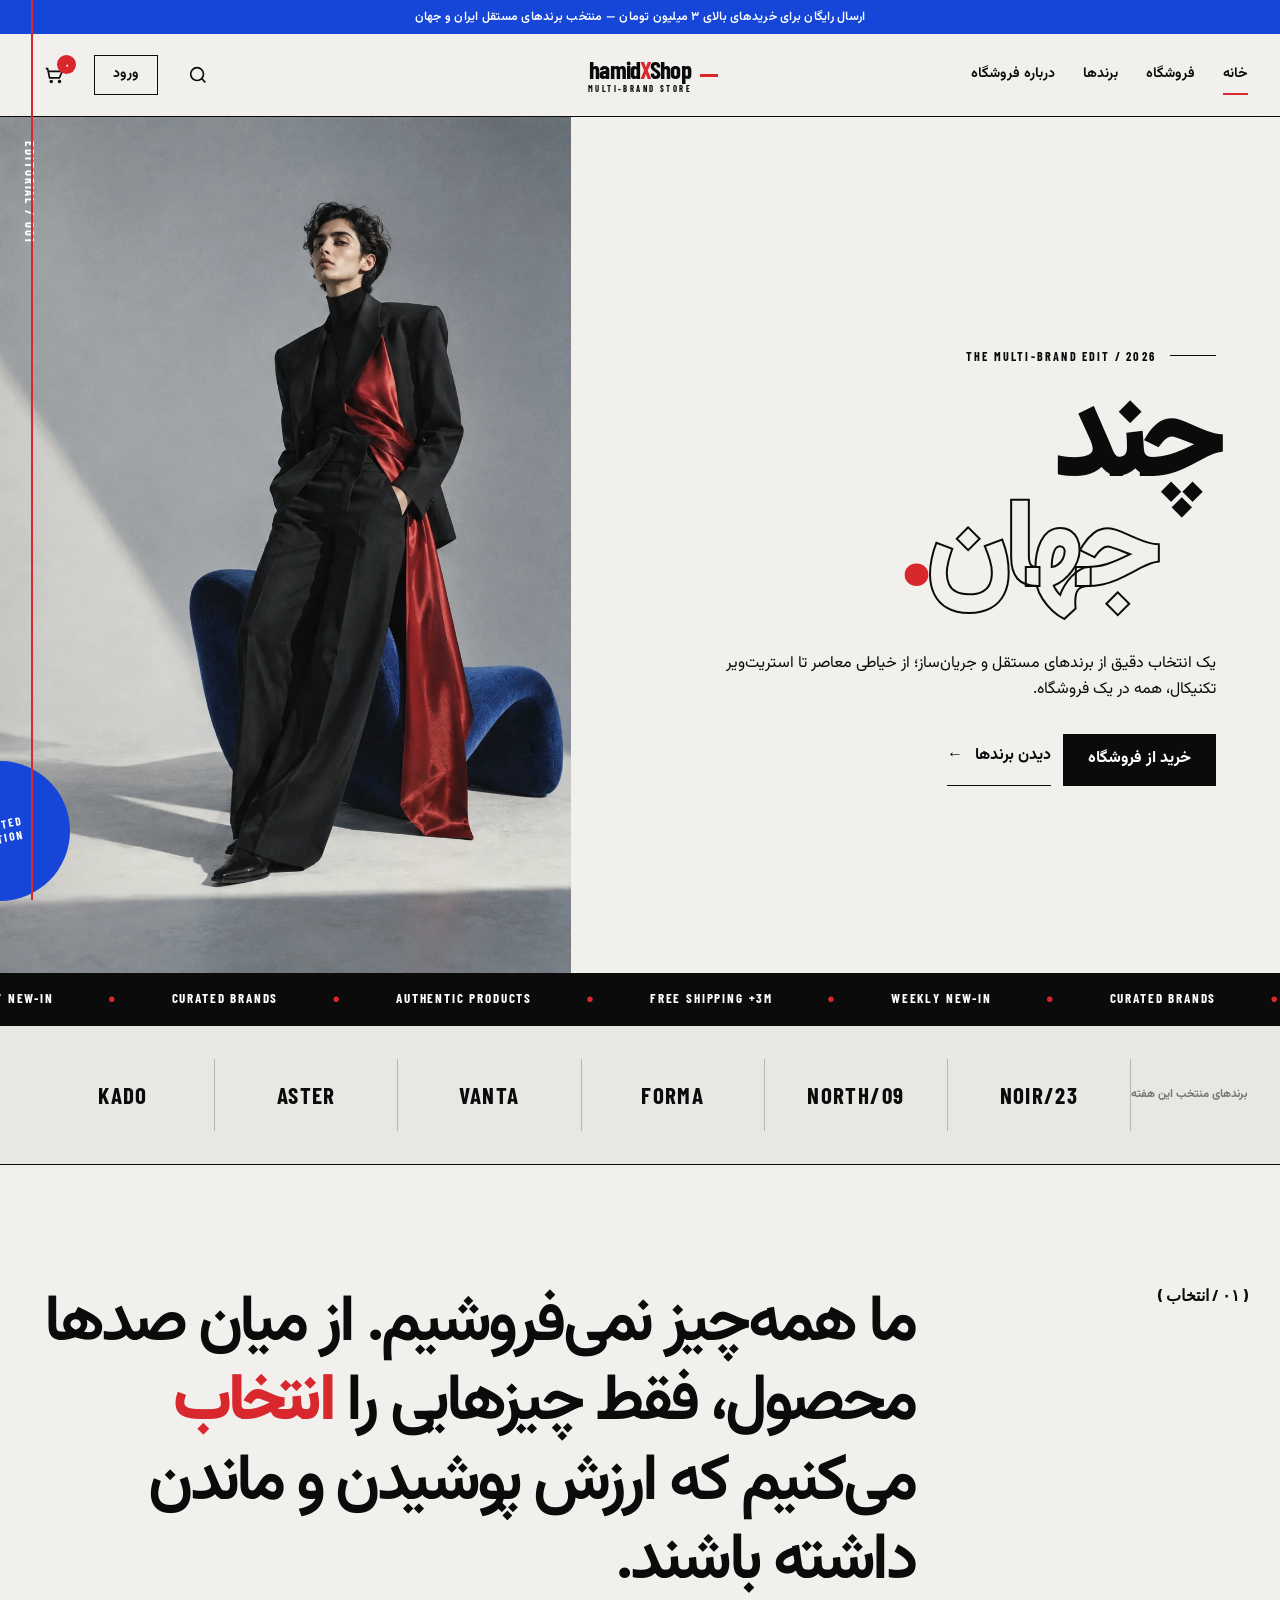
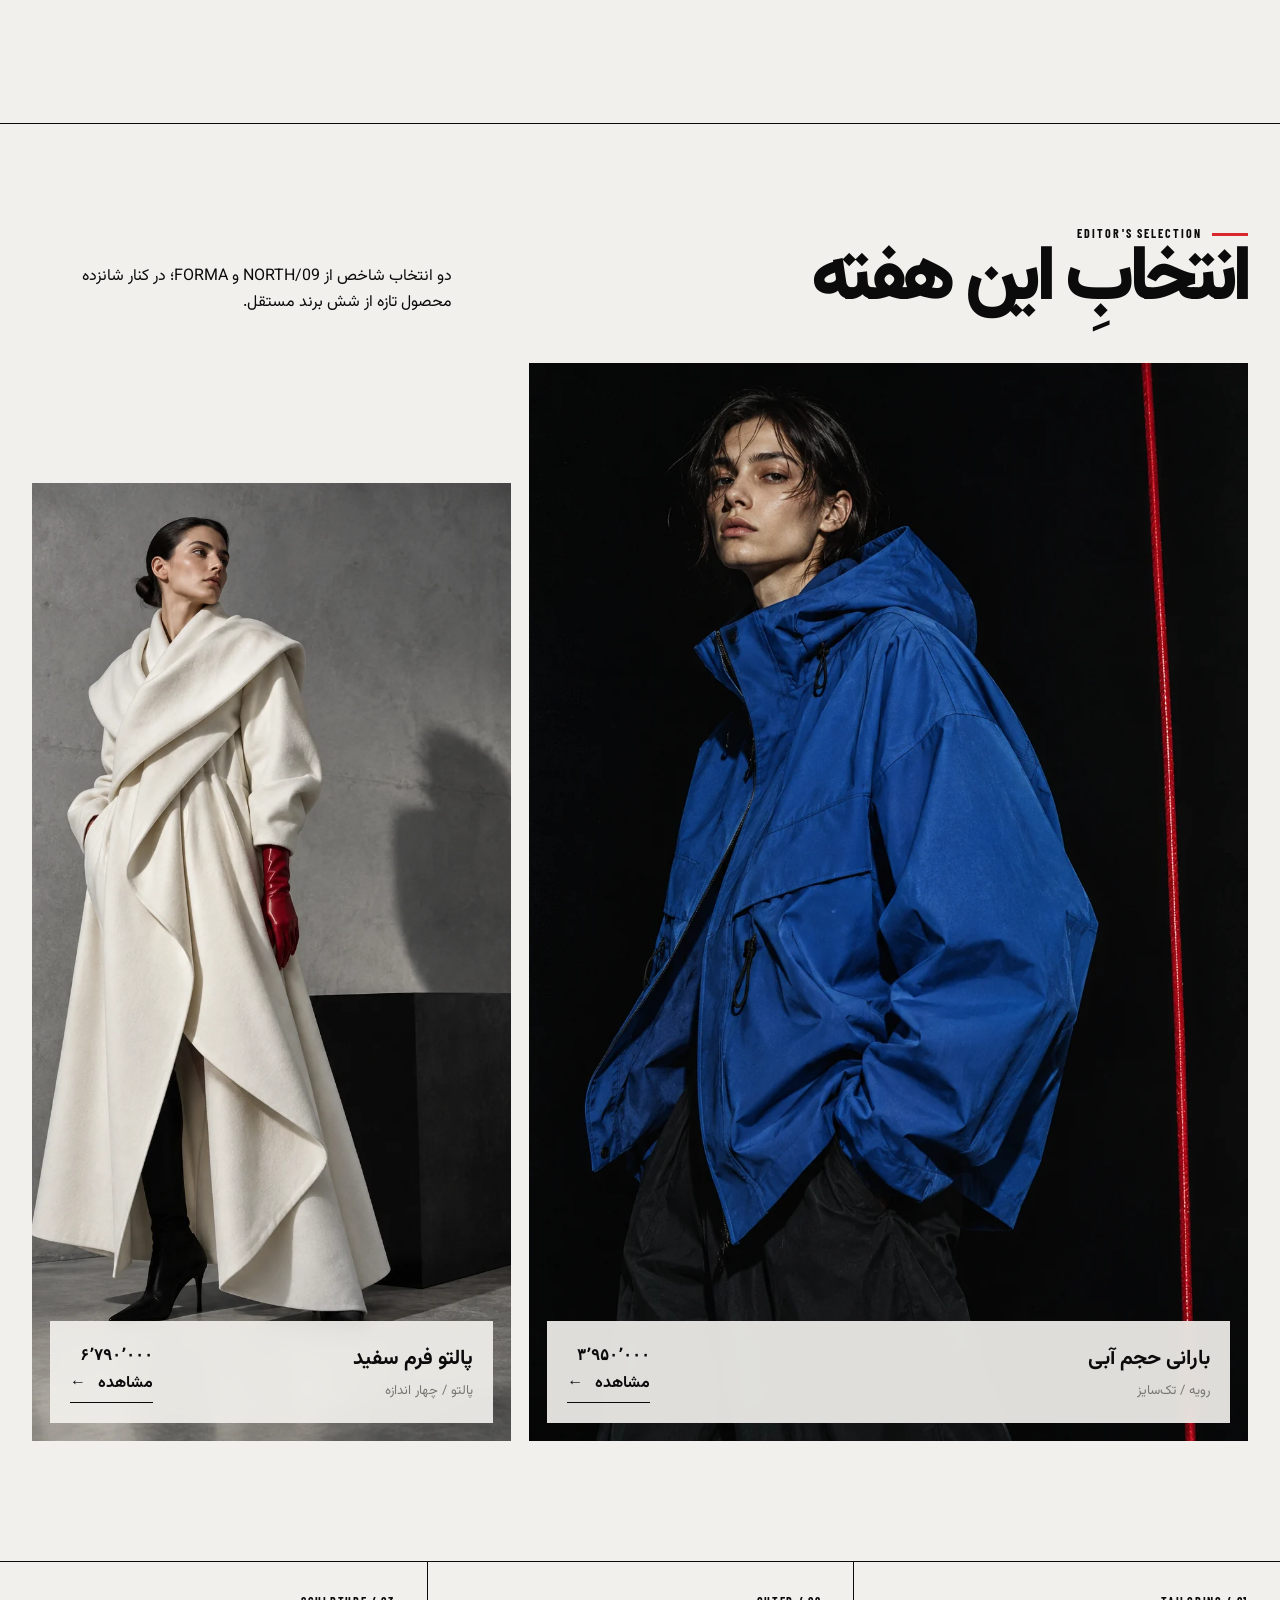
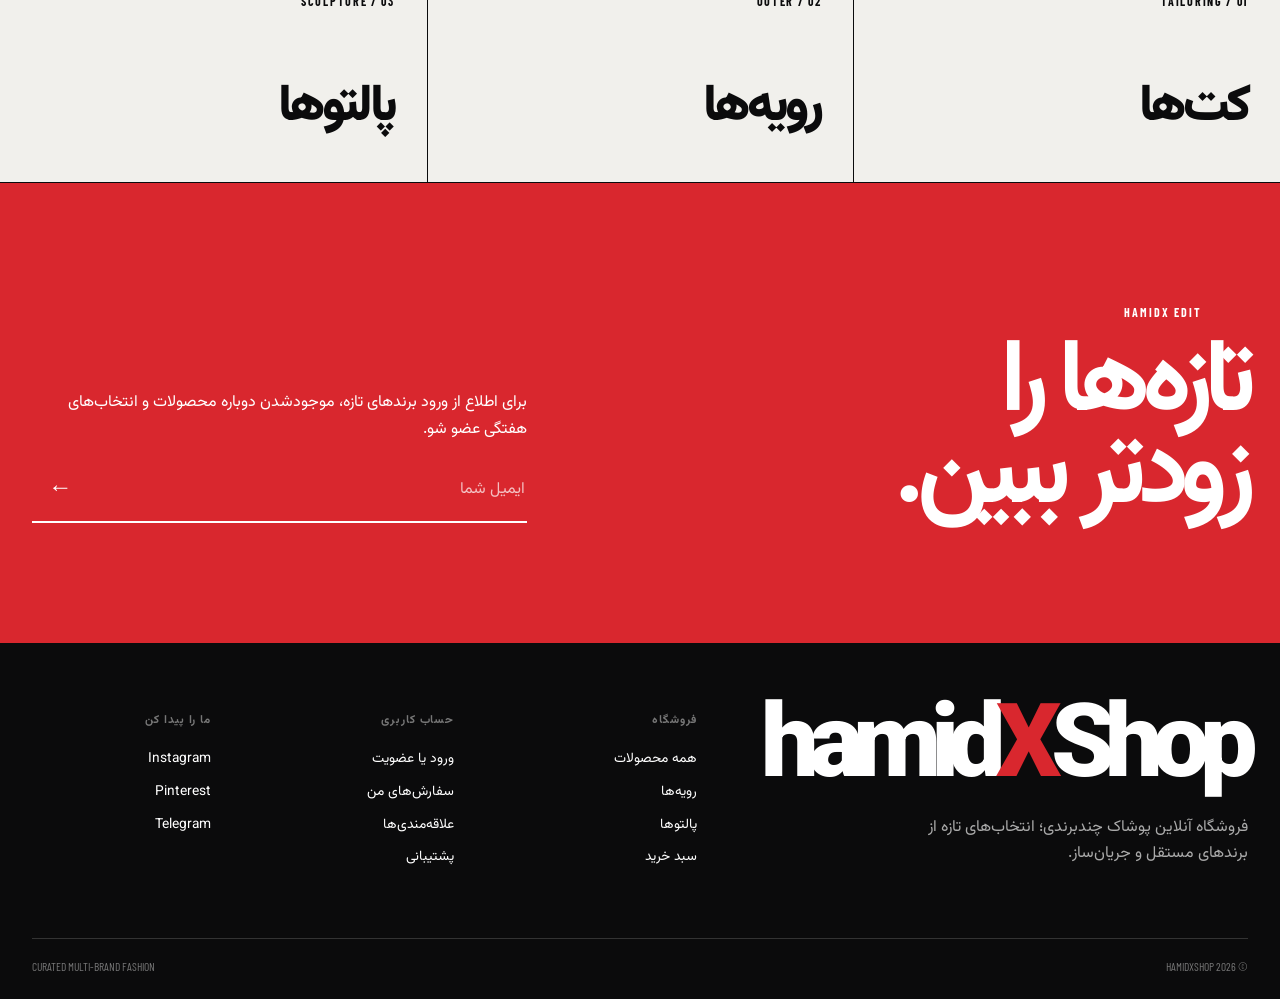
<file: index.html>
<!doctype html>
<html lang="fa" dir="rtl">
<head>
  <meta charset="UTF-8"><meta name="viewport" content="width=device-width, initial-scale=1">
  <meta name="description" content="hamidXShop؛ فروشگاه آنلاین پوشاک چندبرندی با انتخاب‌های متفاوت.">
  <title>hamidXShop — چند برند، یک انتخاب</title><link rel="stylesheet" href="assets/css/styles.css">
</head>
<body data-page="home">
  <div class="thread" aria-hidden="true"></div><header id="site-header"></header>
  <main id="main">
    <section class="hero">
      <div class="hero-copy">
        <div class="hero-kicker"><span></span> THE MULTI-BRAND EDIT / 2026</div>
        <h1>چند <span class="line-2">جهان<span class="dot">.</span></span></h1>
        <p class="hero-sub">یک انتخاب دقیق از برندهای مستقل و جریان‌ساز؛ از خیاطی معاصر تا استریت‌ویر تکنیکال، همه در یک فروشگاه.</p>
        <div class="hero-actions"><a class="btn btn-dark" href="products.html">خرید از فروشگاه</a><a class="text-link" href="#brands">دیدن برندها</a></div>
      </div>
      <div class="hero-visual"><span class="hero-index">EDITORIAL / 001</span><img src="assets/images/campaign-hero.webp" alt="مدل با کت مشکی معماری و پارچه لاکی قرمز"><div class="hero-tag">LIMITED<br>EDITION</div></div>
    </section>

    <div class="ticker" aria-label="ویژگی‌های فروشگاه"><div class="ticker-track" aria-hidden="true"><span>CURATED BRANDS</span><span>WEEKLY NEW-IN</span><span>FREE SHIPPING +3M</span><span>AUTHENTIC PRODUCTS</span><span>CURATED BRANDS</span><span>WEEKLY NEW-IN</span><span>FREE SHIPPING +3M</span><span>AUTHENTIC PRODUCTS</span></div></div>

    <section class="brand-rail" id="brands" aria-label="برندهای منتخب"><div class="brand-rail-inner"><p class="brand-rail-label">برندهای منتخب این هفته</p><span class="partner-brand">NOIR/23</span><span class="partner-brand">NORTH/09</span><span class="partner-brand">FORMA</span><span class="partner-brand">VANTA</span><span class="partner-brand">ASTER</span><span class="partner-brand">KADO</span></div></section>

    <section class="manifesto"><div class="site-shell manifesto-grid reveal"><span class="manifesto-num">( ۰۱ / انتخاب )</span><p class="manifesto-copy">ما همه‌چیز نمی‌فروشیم. از میان صدها محصول، فقط چیزهایی را <strong>انتخاب</strong> می‌کنیم که ارزش پوشیدن و ماندن داشته باشند.</p></div></section>

    <section class="featured"><div class="site-shell">
      <div class="section-top reveal"><div><p class="eyebrow">EDITOR'S SELECTION</p><h2 class="section-heading">انتخابِ این هفته</h2></div><p>دو انتخاب شاخص از NORTH/09 و FORMA؛ در کنار شانزده محصول تازه از شش برند مستقل.</p></div>
      <div class="editorial-grid">
        <article class="editorial-card reveal"><img src="assets/images/jacket-blue.webp" alt="ژاکت حجیم آبی کبالت" loading="lazy"><div class="editorial-card-info"><div><h3>بارانی حجم آبی</h3><p>رویه / تک‌سایز</p></div><div><strong>۳٬۹۵۰٬۰۰۰</strong><br><a class="text-link" href="product.html?id=2">مشاهده</a></div></div></article>
        <article class="editorial-card reveal"><img src="assets/images/coat-bone.webp" alt="پالتوی سفید با فرم مجسمه‌وار" loading="lazy"><div class="editorial-card-info"><div><h3>پالتو فرم سفید</h3><p>پالتو / چهار اندازه</p></div><div><strong>۶٬۷۹۰٬۰۰۰</strong><br><a class="text-link" href="product.html?id=3">مشاهده</a></div></div></article>
      </div>
    </div></section>

    <section class="category-band" aria-label="دسته‌بندی محصولات"><a class="category-link" href="products.html?category=کت"><span>01 / TAILORING</span><strong>کت‌ها</strong></a><a class="category-link" href="products.html?category=رویه"><span>02 / OUTER</span><strong>رویه‌ها</strong></a><a class="category-link" href="products.html?category=پالتو"><span>03 / SCULPTURE</span><strong>پالتوها</strong></a></section>

    <section class="newsletter"><div class="site-shell newsletter-grid"><div><p class="eyebrow">HAMIDX EDIT</p><h2>تازه‌ها را<br>زودتر ببین.</h2></div><div><p>برای اطلاع از ورود برندهای تازه، موجودشدن دوباره محصولات و انتخاب‌های هفتگی عضو شو.</p><form class="newsletter-form"><label class="sr-only" for="newsletter-email">ایمیل</label><input id="newsletter-email" type="email" placeholder="ایمیل شما" required autocomplete="email"><button aria-label="ثبت ایمیل" type="submit">←</button></form></div></div></section>
  </main>
  <footer id="site-footer"></footer><script src="assets/js/app.js"></script>
</body></html>
</file>
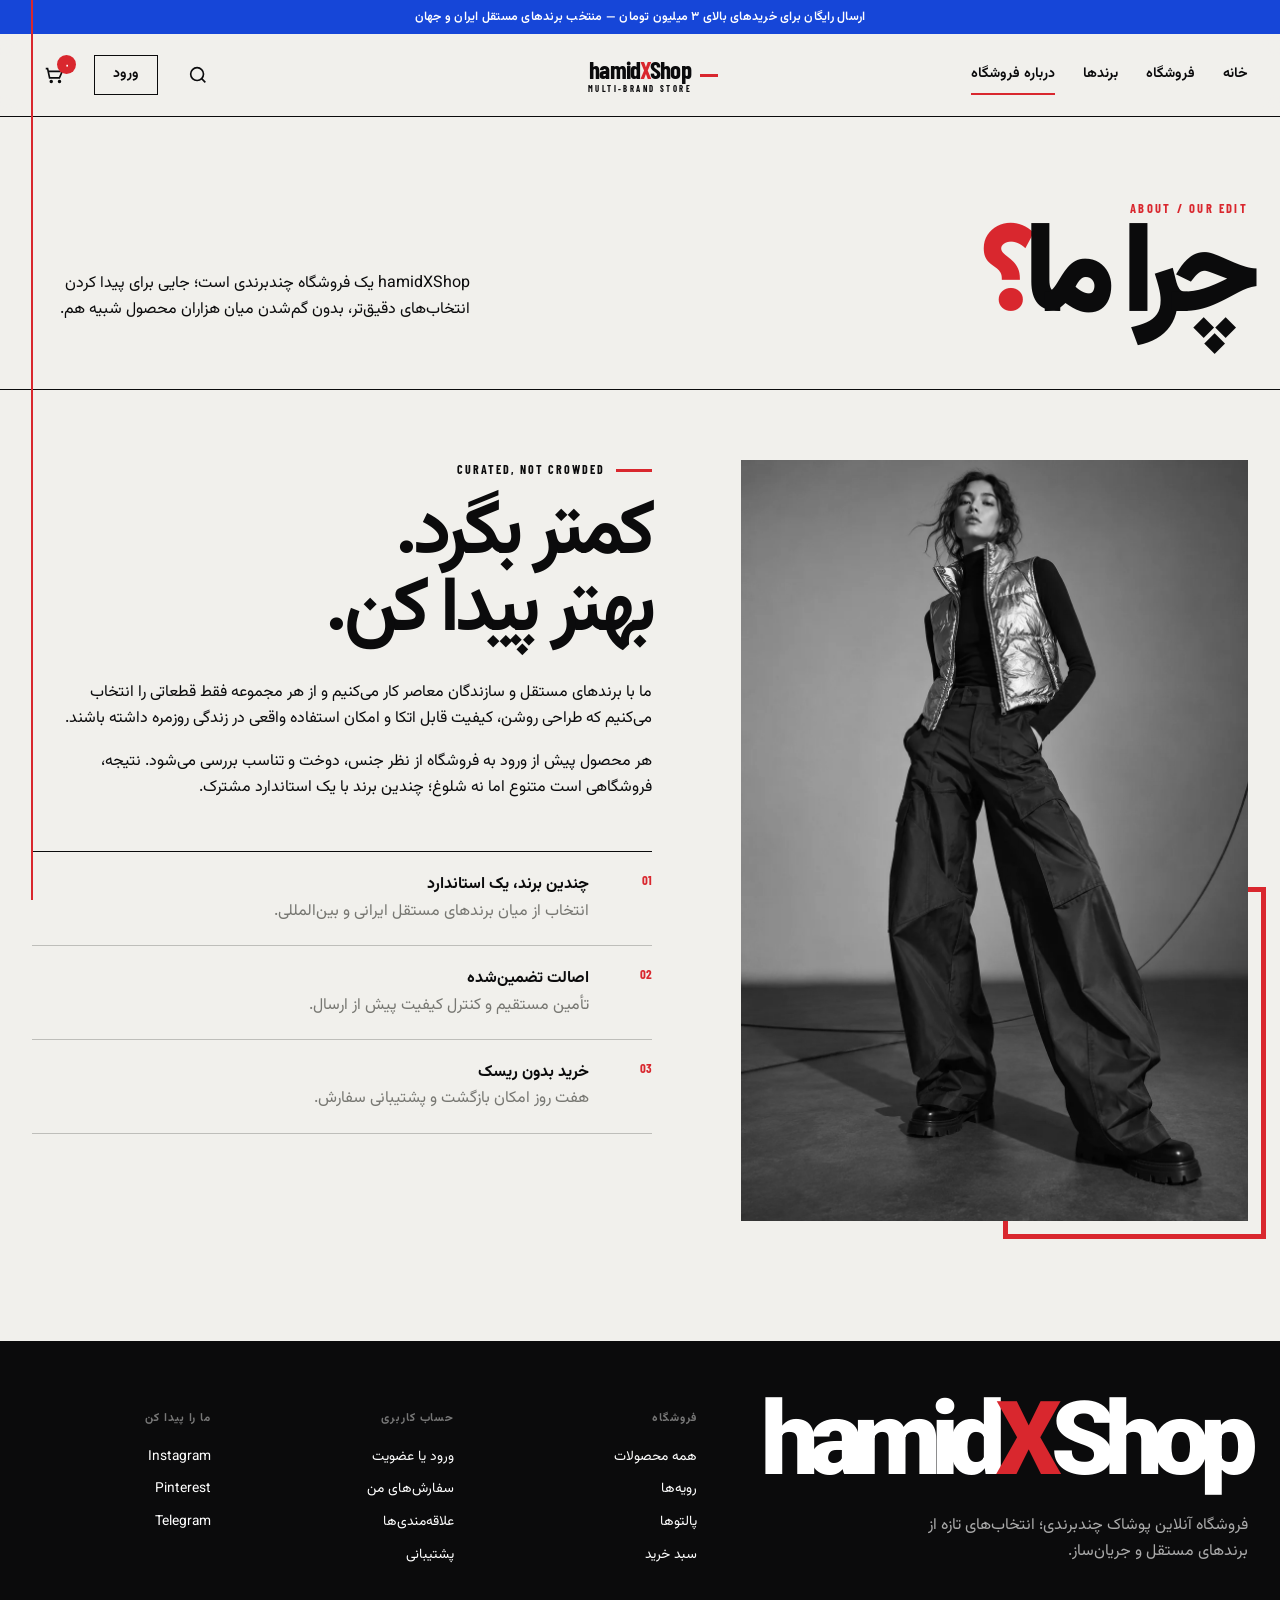
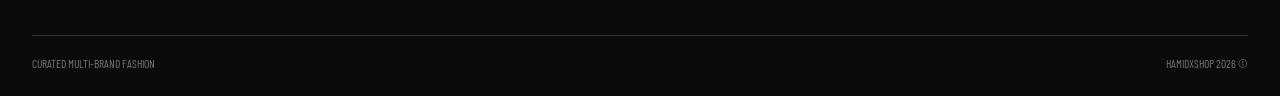
<file: about.html>
<!doctype html>
<html lang="fa" dir="rtl"><head><meta charset="UTF-8"><meta name="viewport" content="width=device-width, initial-scale=1"><meta name="description" content="درباره فروشگاه چندبرندی hamidXShop و روش انتخاب محصولات."><title>درباره ما — hamidXShop</title><link rel="stylesheet" href="assets/css/styles.css"></head>
<body data-page="about"><div class="thread" aria-hidden="true"></div><header id="site-header"></header><main id="main">
  <section class="page-hero"><div class="site-shell page-hero-row"><h1 class="page-title"><small>ABOUT / OUR EDIT</small>چرا ما<span class="red">؟</span></h1><p class="page-intro">hamidXShop یک فروشگاه چندبرندی است؛ جایی برای پیدا کردن انتخاب‌های دقیق‌تر، بدون گم‌شدن میان هزاران محصول شبیه هم.</p></div></section>
  <section class="about-grid"><div class="about-image reveal"><img src="assets/images/vest-silver.webp" alt="یکی از انتخاب‌های پوشاک تکنیکال hamidXShop"></div><div class="about-copy reveal"><p class="eyebrow">CURATED, NOT CROWDED</p><h2>کمتر بگرد.<br>بهتر پیدا کن.</h2><p>ما با برندهای مستقل و سازندگان معاصر کار می‌کنیم و از هر مجموعه فقط قطعاتی را انتخاب می‌کنیم که طراحی روشن، کیفیت قابل اتکا و امکان استفاده واقعی در زندگی روزمره داشته باشند.</p><p>هر محصول پیش از ورود به فروشگاه از نظر جنس، دوخت و تناسب بررسی می‌شود. نتیجه، فروشگاهی است متنوع اما نه شلوغ؛ چندین برند با یک استاندارد مشترک.</p><div class="values"><div class="value"><strong>01</strong><div><b>چندین برند، یک استاندارد</b><br><span class="muted">انتخاب از میان برندهای مستقل ایرانی و بین‌المللی.</span></div></div><div class="value"><strong>02</strong><div><b>اصالت تضمین‌شده</b><br><span class="muted">تأمین مستقیم و کنترل کیفیت پیش از ارسال.</span></div></div><div class="value"><strong>03</strong><div><b>خرید بدون ریسک</b><br><span class="muted">هفت روز امکان بازگشت و پشتیبانی سفارش.</span></div></div></div></div></section>
</main><footer id="site-footer"></footer><script src="assets/js/app.js"></script></body></html>
</file>
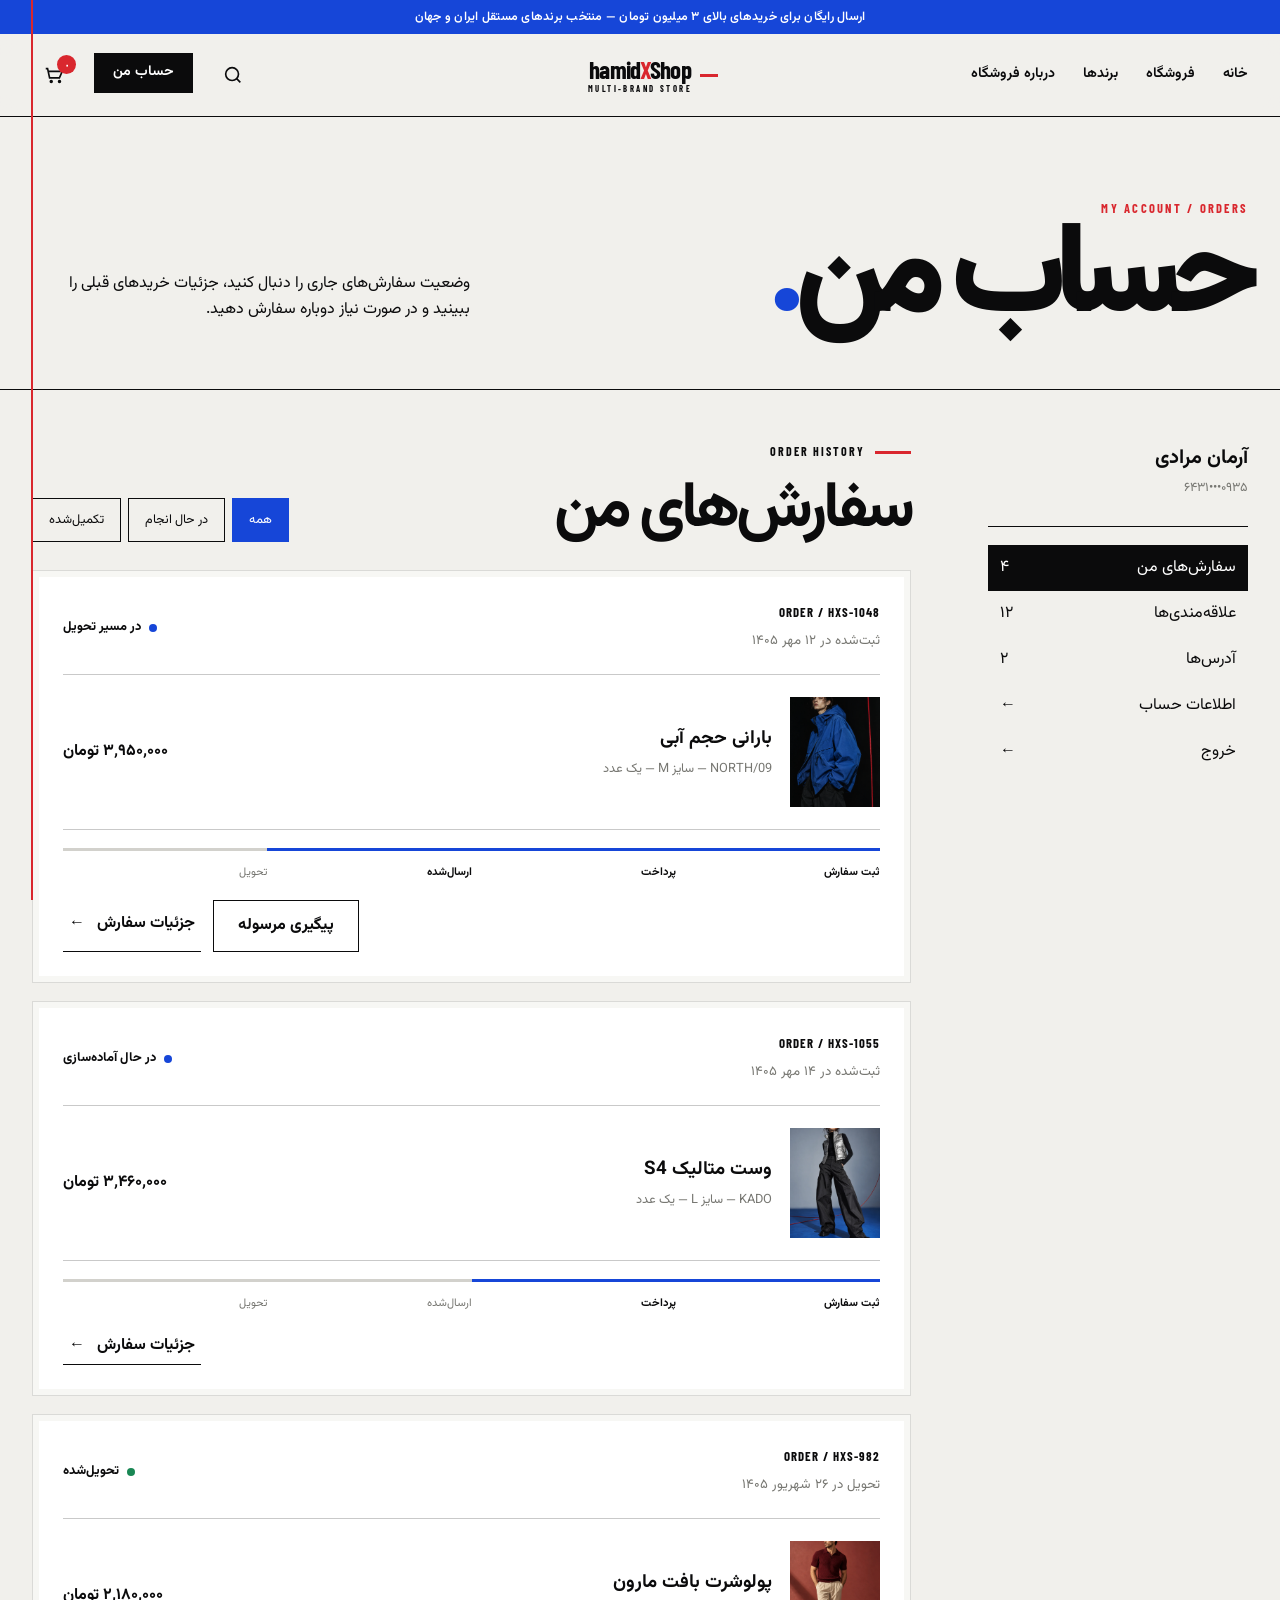
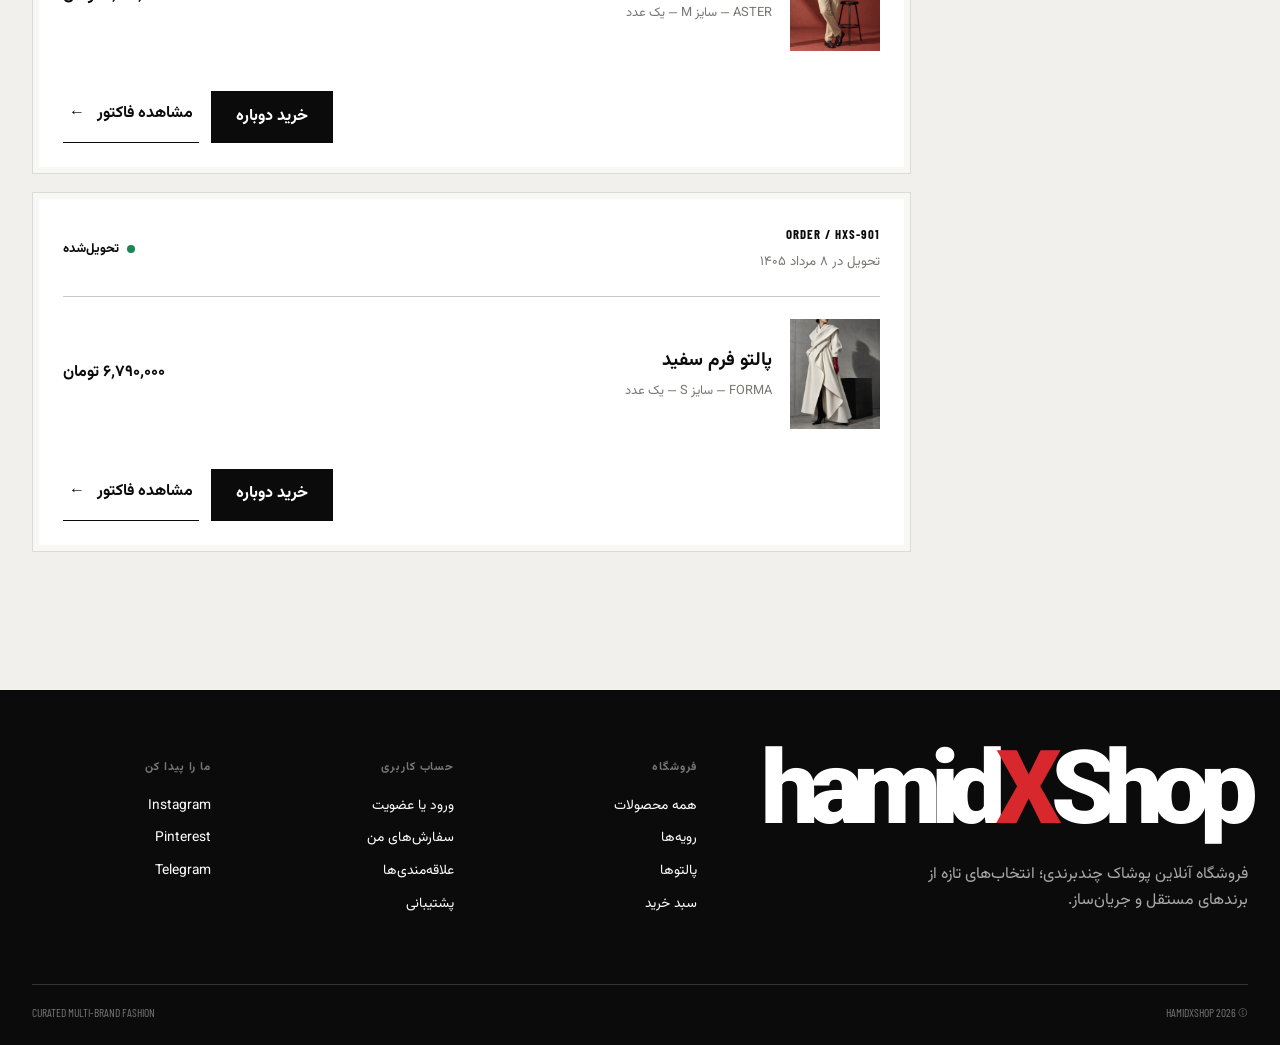
<file: account.html>
<!doctype html>
<html lang="fa" dir="rtl"><head><meta charset="UTF-8"><meta name="viewport" content="width=device-width, initial-scale=1"><meta name="description" content="سفارش‌های قبلی و در حال انجام در حساب کاربری hamidXShop."><title>سفارش‌های من — hamidXShop</title><link rel="stylesheet" href="assets/css/styles.css"></head>
<body data-page="account"><div class="thread" aria-hidden="true"></div><header id="site-header"></header><main id="main">
  <section class="page-hero"><div class="site-shell page-hero-row"><h1 class="page-title"><small>MY ACCOUNT / ORDERS</small>حساب من<span class="blue">.</span></h1><p class="page-intro">وضعیت سفارش‌های جاری را دنبال کنید، جزئیات خریدهای قبلی را ببینید و در صورت نیاز دوباره سفارش دهید.</p></div></section>
  <section class="account-shell">
    <aside class="account-sidebar"><div class="account-person"><strong>آرمان مرادی</strong><span>۰۹۳۵•••۶۴۳۱</span></div><nav class="account-nav" aria-label="حساب کاربری"><a class="active" href="account.html">سفارش‌های من <span>۴</span></a><a href="#">علاقه‌مندی‌ها <span>۱۲</span></a><a href="#">آدرس‌ها <span>۲</span></a><a href="#">اطلاعات حساب <span>←</span></a><a href="login.html">خروج <span>←</span></a></nav></aside>
    <div class="orders-main"><div class="orders-head"><div><p class="eyebrow">ORDER HISTORY</p><h2>سفارش‌های من</h2></div><div class="order-tabs" role="group" aria-label="فیلتر سفارش‌ها"><button class="order-tab active" data-order-filter="all" aria-pressed="true">همه</button><button class="order-tab" data-order-filter="active" aria-pressed="false">در حال انجام</button><button class="order-tab" data-order-filter="done" aria-pressed="false">تکمیل‌شده</button></div></div>

      <article class="order-card-shell reveal" data-order-status="active"><div class="order-card"><div class="order-card-top"><div><span class="order-id">ORDER / HXS-1048</span><br><small class="muted">ثبت‌شده در ۱۲ مهر ۱۴۰۵</small></div><span class="order-state">در مسیر تحویل</span></div><div class="order-body"><img src="assets/images/jacket-blue.webp" alt="بارانی حجم آبی"><div><h3>بارانی حجم آبی</h3><p>NORTH/09 — سایز M — یک عدد</p></div><strong>۳٬۹۵۰٬۰۰۰ تومان</strong></div><div class="order-progress" aria-label="مراحل سفارش"><span class="progress-step done">ثبت سفارش</span><span class="progress-step done">پرداخت</span><span class="progress-step done">ارسال‌شده</span><span class="progress-step">تحویل</span></div><div class="order-actions"><button class="btn" type="button">پیگیری مرسوله</button><button class="text-link" type="button">جزئیات سفارش</button></div></div></article>

      <article class="order-card-shell reveal" data-order-status="active"><div class="order-card"><div class="order-card-top"><div><span class="order-id">ORDER / HXS-1055</span><br><small class="muted">ثبت‌شده در ۱۴ مهر ۱۴۰۵</small></div><span class="order-state">در حال آماده‌سازی</span></div><div class="order-body"><img src="assets/images/vest-silver.webp" alt="وست متالیک S4"><div><h3>وست متالیک S4</h3><p>KADO — سایز L — یک عدد</p></div><strong>۳٬۴۶۰٬۰۰۰ تومان</strong></div><div class="order-progress"><span class="progress-step done">ثبت سفارش</span><span class="progress-step done">پرداخت</span><span class="progress-step">ارسال‌شده</span><span class="progress-step">تحویل</span></div><div class="order-actions"><button class="text-link" type="button">جزئیات سفارش</button></div></div></article>

      <article class="order-card-shell reveal" data-order-status="done"><div class="order-card"><div class="order-card-top"><div><span class="order-id">ORDER / HXS-982</span><br><small class="muted">تحویل در ۲۶ شهریور ۱۴۰۵</small></div><span class="order-state done">تحویل‌شده</span></div><div class="order-body"><img src="assets/images/polo-burgundy.webp" alt="پولوشرت بافت مارون"><div><h3>پولوشرت بافت مارون</h3><p>ASTER — سایز M — یک عدد</p></div><strong>۲٬۱۸۰٬۰۰۰ تومان</strong></div><div class="order-actions"><button class="btn btn-dark" type="button" data-add="5">خرید دوباره</button><button class="text-link" type="button">مشاهده فاکتور</button></div></div></article>

      <article class="order-card-shell reveal" data-order-status="done"><div class="order-card"><div class="order-card-top"><div><span class="order-id">ORDER / HXS-901</span><br><small class="muted">تحویل در ۸ مرداد ۱۴۰۵</small></div><span class="order-state done">تحویل‌شده</span></div><div class="order-body"><img src="assets/images/coat-bone.webp" alt="پالتو فرم سفید"><div><h3>پالتو فرم سفید</h3><p>FORMA — سایز S — یک عدد</p></div><strong>۶٬۷۹۰٬۰۰۰ تومان</strong></div><div class="order-actions"><button class="btn btn-dark" type="button" data-add="3">خرید دوباره</button><button class="text-link" type="button">مشاهده فاکتور</button></div></div></article>
    </div>
  </section>
</main><footer id="site-footer"></footer><script src="assets/js/app.js"></script></body></html>
</file>
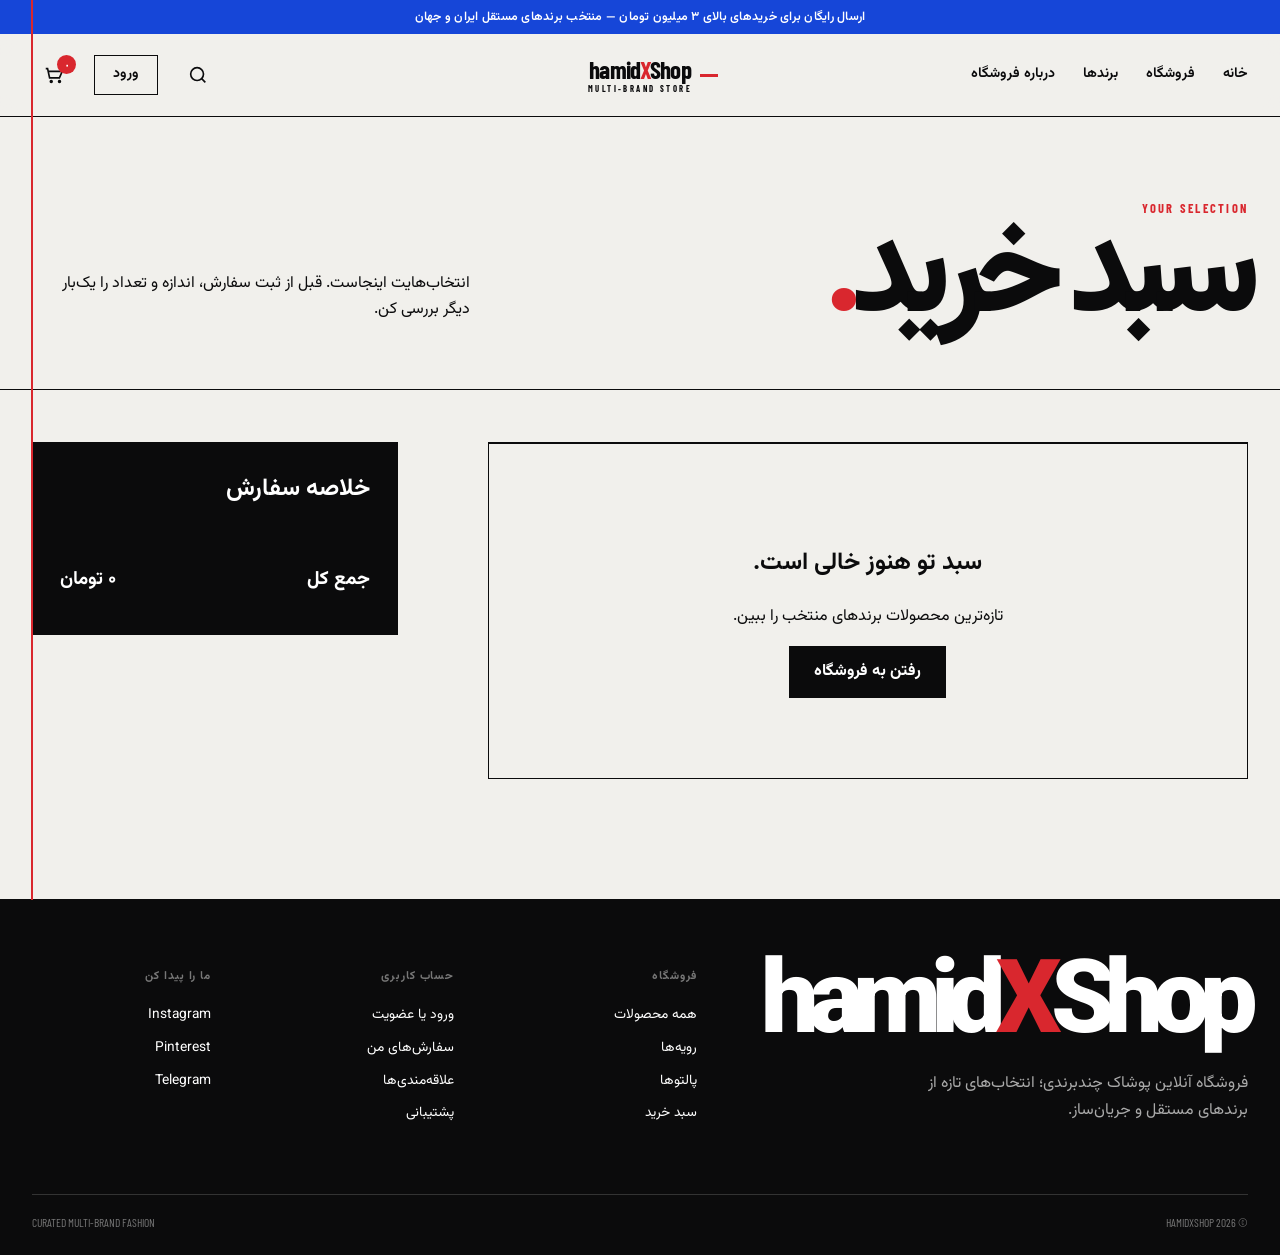
<file: cart.html>
<!doctype html>
<html lang="fa" dir="rtl"><head><meta charset="UTF-8"><meta name="viewport" content="width=device-width, initial-scale=1"><meta name="description" content="سبد خرید hamidXShop."><title>سبد خرید — hamidXShop</title><link rel="stylesheet" href="assets/css/styles.css"></head>
<body data-page="cart"><div class="thread" aria-hidden="true"></div><header id="site-header"></header><main id="main"><section class="page-hero"><div class="site-shell page-hero-row"><h1 class="page-title"><small>YOUR SELECTION</small>سبد خرید<span class="red">.</span></h1><p class="page-intro">انتخاب‌هایت اینجاست. قبل از ثبت سفارش، اندازه و تعداد را یک‌بار دیگر بررسی کن.</p></div></section><section class="cart-layout"><div class="cart-items" id="cart-items"></div><aside class="cart-summary"><h2>خلاصه سفارش</h2><div id="cart-summary-data"></div></aside></section></main><footer id="site-footer"></footer><script src="assets/js/app.js"></script></body></html>
</file>
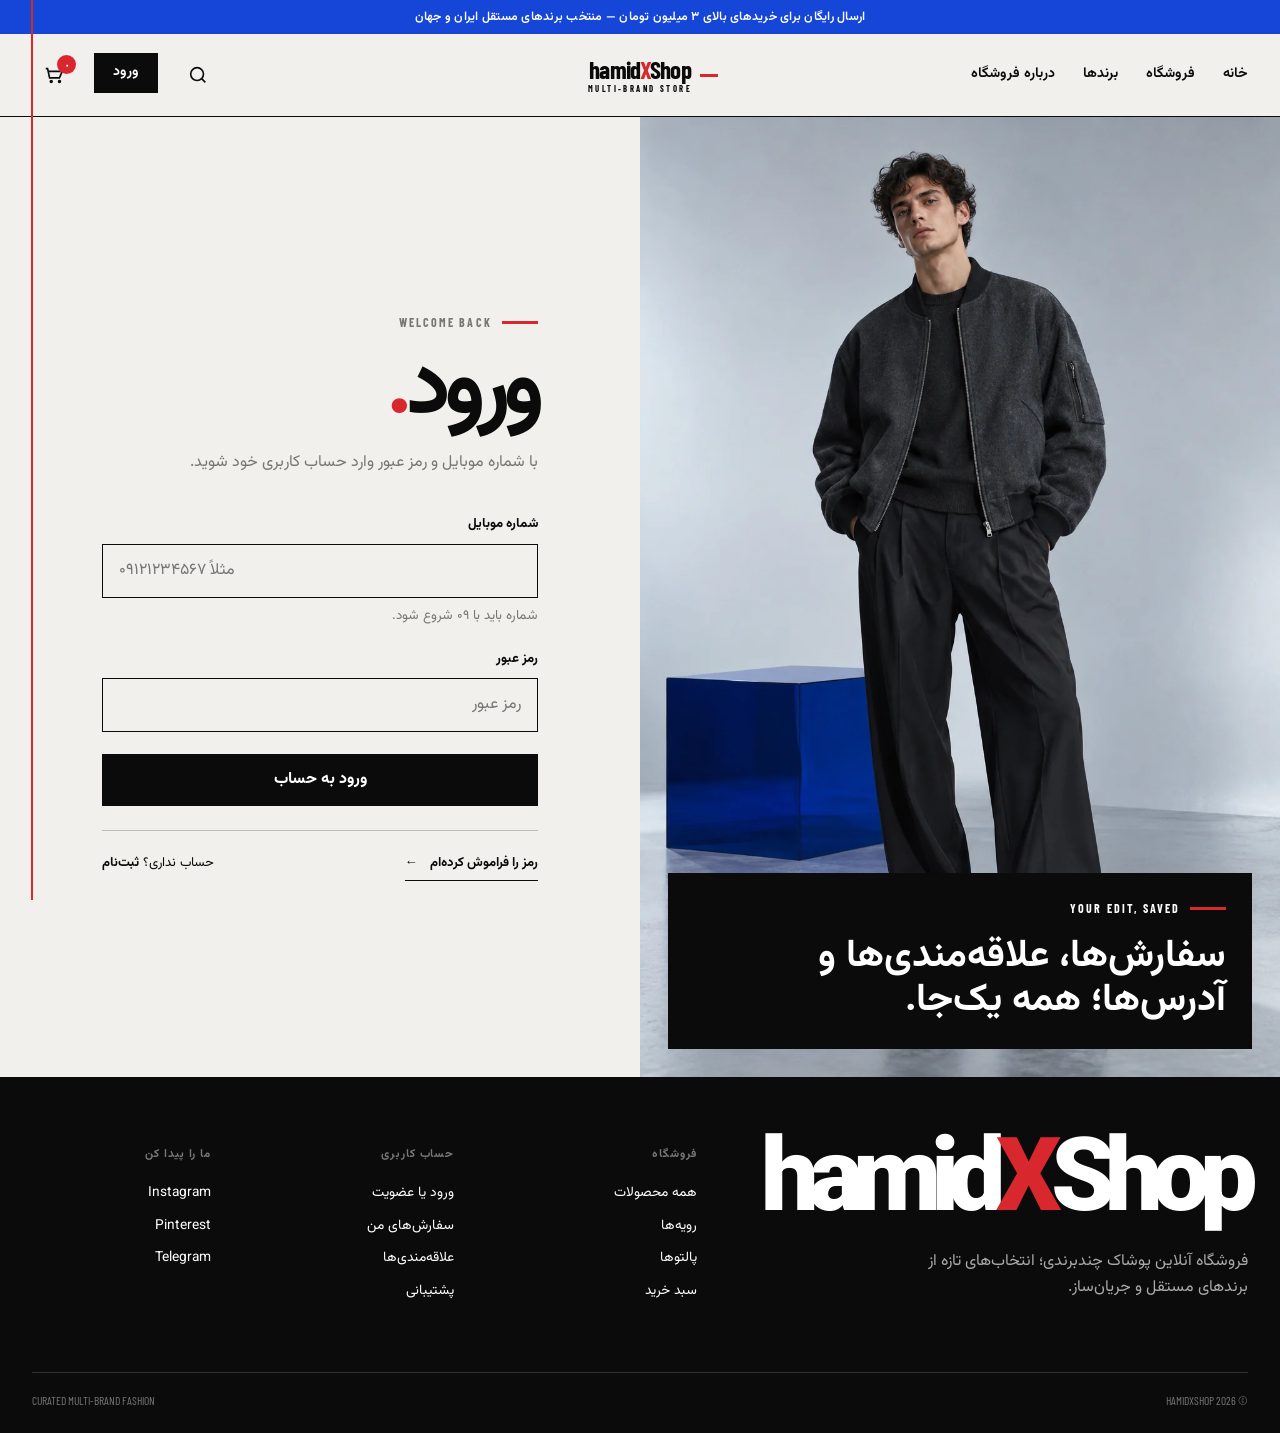
<file: login.html>
<!doctype html>
<html lang="fa" dir="rtl"><head><meta charset="UTF-8"><meta name="viewport" content="width=device-width, initial-scale=1"><meta name="description" content="ورود به حساب کاربری hamidXShop."><title>ورود — hamidXShop</title><link rel="stylesheet" href="assets/css/styles.css"></head>
<body data-page="login"><div class="thread" aria-hidden="true"></div><header id="site-header"></header><main id="main">
  <section class="auth-layout">
    <div class="auth-visual"><img src="assets/images/bomber-charcoal.webp" alt="استایل منتخب فروشگاه hamidXShop"><div class="auth-visual-copy"><span class="eyebrow">YOUR EDIT, SAVED</span><strong>سفارش‌ها، علاقه‌مندی‌ها و آدرس‌ها؛ همه یک‌جا.</strong></div></div>
    <div class="auth-panel"><div class="auth-box"><p class="eyebrow">WELCOME BACK</p><h1>ورود<span class="red">.</span></h1><p>با شماره موبایل و رمز عبور وارد حساب کاربری خود شوید.</p>
      <form class="auth-form" id="login-form"><div class="form-field"><label for="mobile">شماره موبایل</label><input id="mobile" name="mobile" type="tel" inputmode="numeric" autocomplete="tel" placeholder="مثلاً ۰۹۱۲۱۲۳۴۵۶۷" required pattern="09[0-9]{9}"><small>شماره باید با ۰۹ شروع شود.</small></div><div class="form-field"><label for="password">رمز عبور</label><input id="password" name="password" type="password" autocomplete="current-password" placeholder="رمز عبور" required minlength="6"></div><button class="btn btn-dark" type="submit">ورود به حساب</button></form>
      <div class="auth-extra"><a class="text-link" href="#">رمز را فراموش کرده‌ام</a><span>حساب نداری؟ <a href="#"><b>ثبت‌نام</b></a></span></div>
    </div></div>
  </section>
</main><footer id="site-footer"></footer><script src="assets/js/app.js"></script></body></html>
</file>
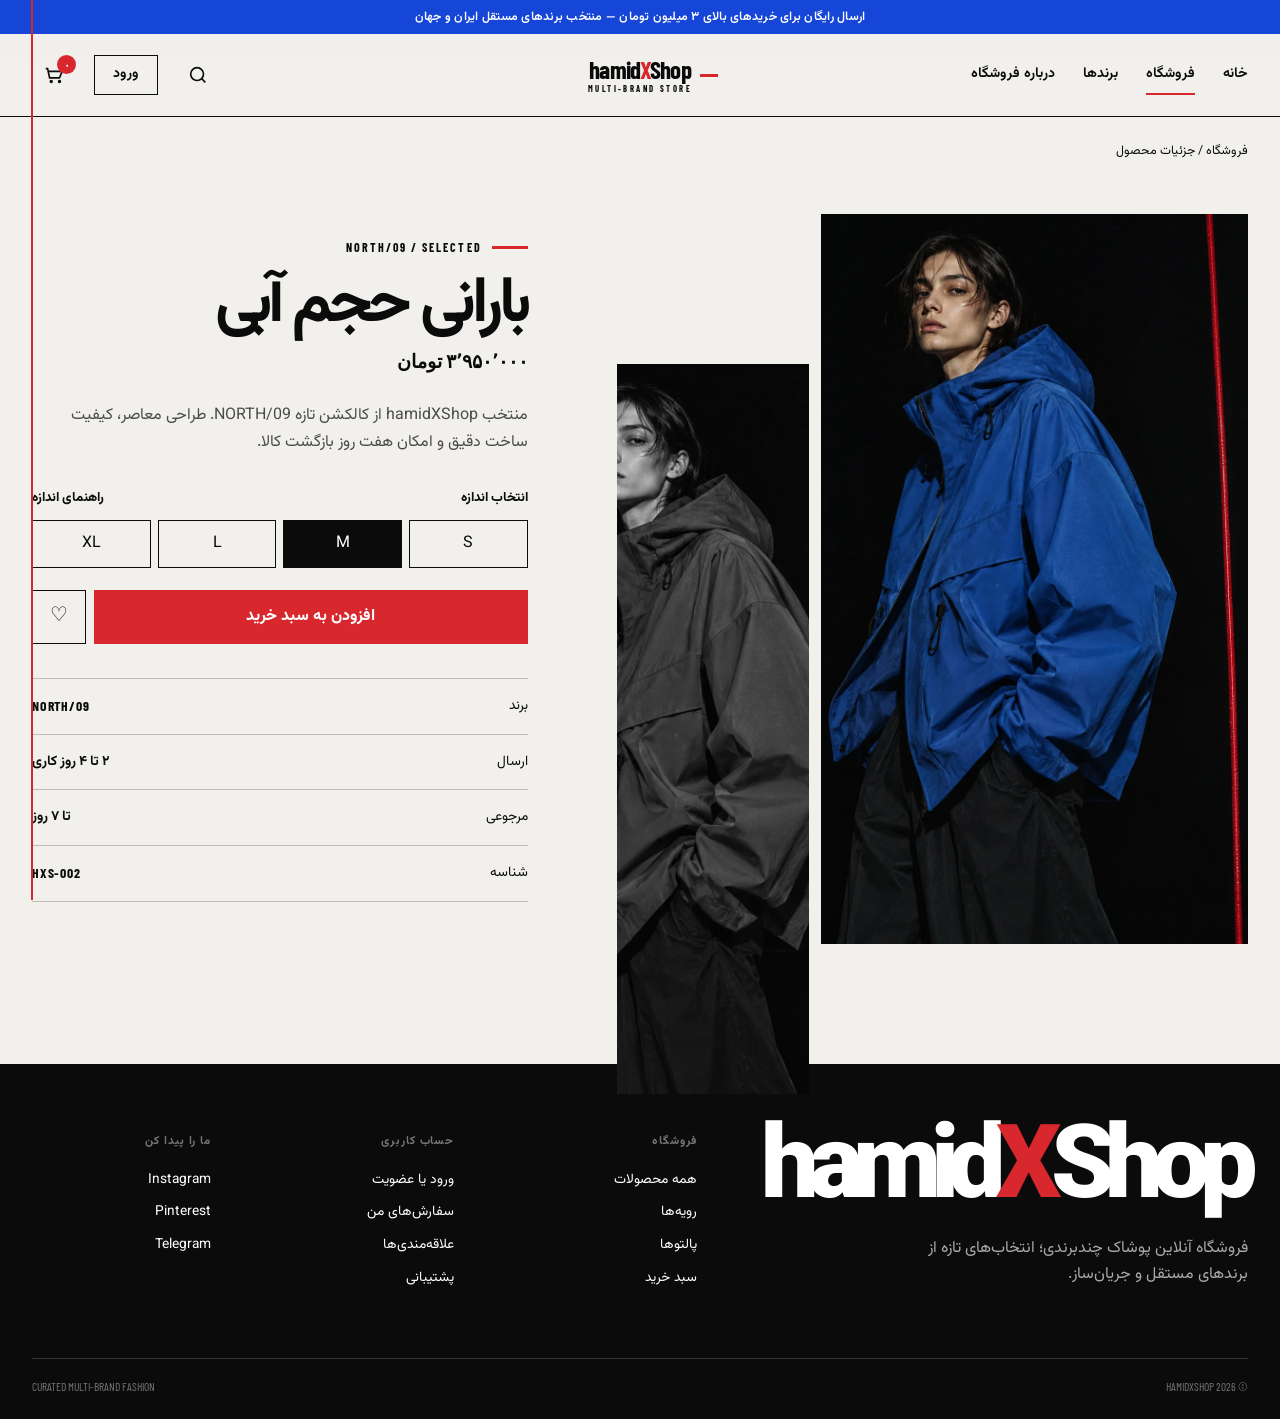
<file: product.html>
<!doctype html>
<html lang="fa" dir="rtl"><head><meta charset="UTF-8"><meta name="viewport" content="width=device-width, initial-scale=1"><meta name="description" content="جزئیات محصول در hamidXShop."><title>محصول — hamidXShop</title><link rel="stylesheet" href="assets/css/styles.css"></head>
<body data-page="products"><div class="thread" aria-hidden="true"></div><header id="site-header"></header><main id="main"><nav class="site-shell" aria-label="مسیر صفحه" style="padding-top:24px;font-size:.78rem"><a href="products.html">فروشگاه</a> / <span>جزئیات محصول</span></nav><section class="product-detail" id="product-detail"></section></main><footer id="site-footer"></footer><script src="assets/js/app.js"></script></body></html>
</file>
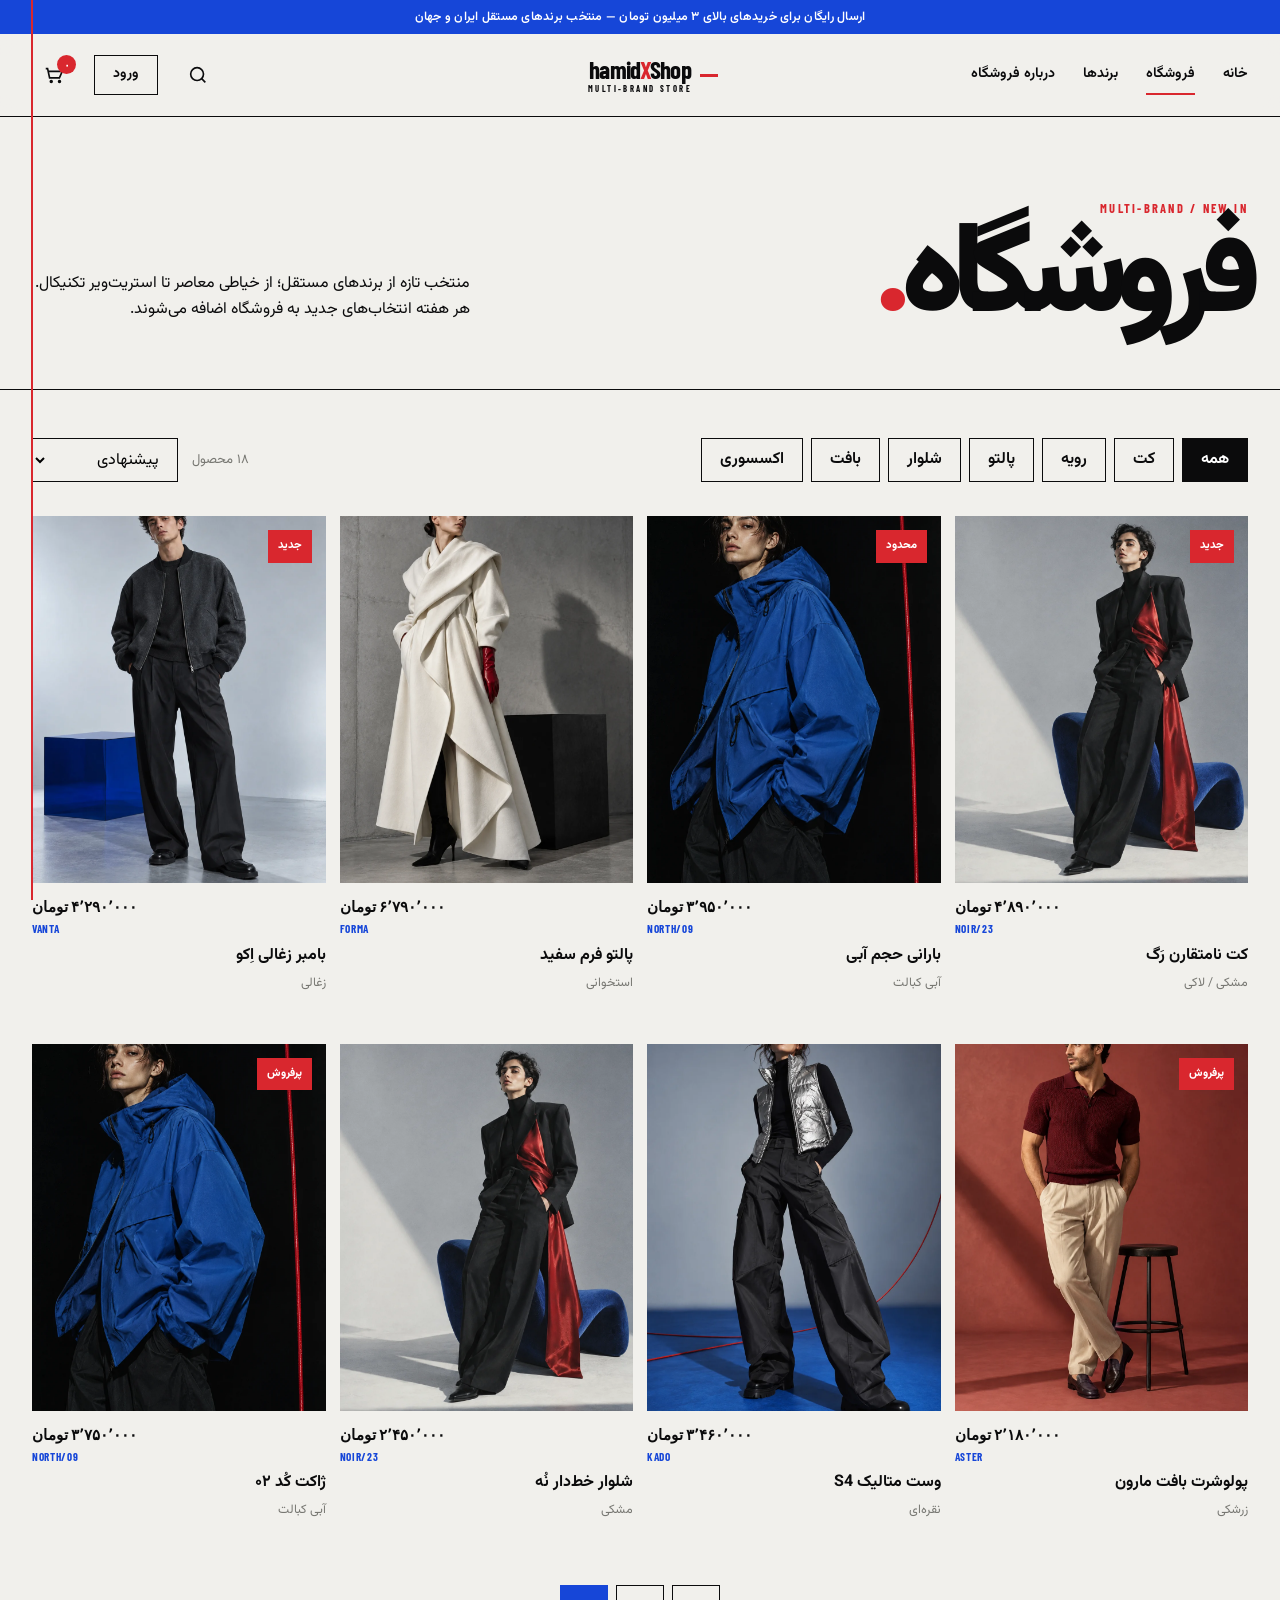
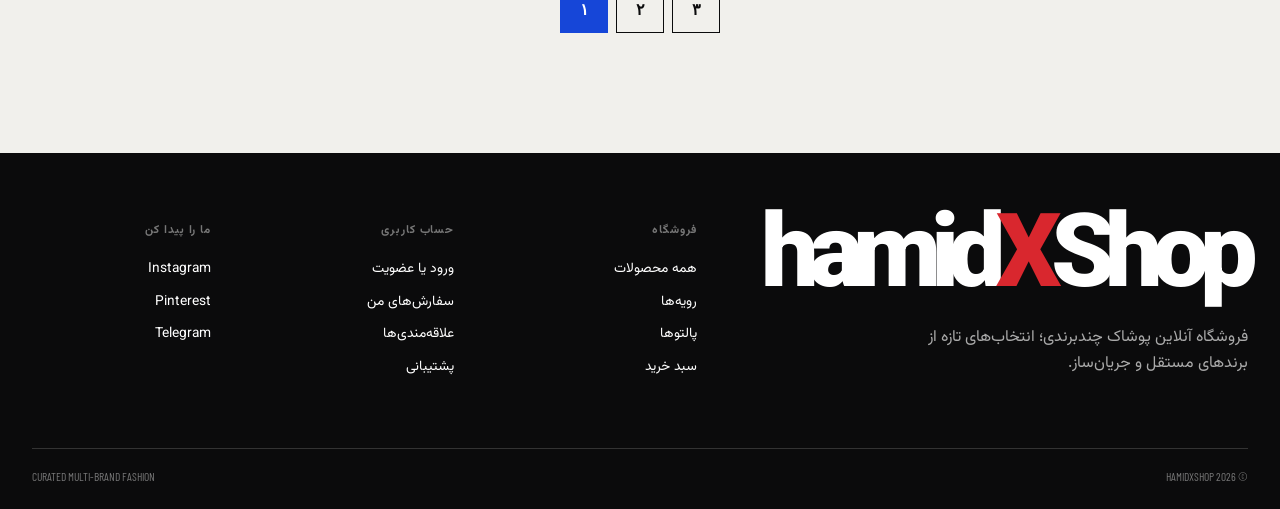
<file: products.html>
<!doctype html>
<html lang="fa" dir="rtl"><head><meta charset="UTF-8"><meta name="viewport" content="width=device-width, initial-scale=1"><meta name="description" content="فروشگاه چندبرندی پوشاک hamidXShop."><title>فروشگاه — hamidXShop</title><link rel="stylesheet" href="assets/css/styles.css"></head>
<body data-page="products"><div class="thread" aria-hidden="true"></div><header id="site-header"></header><main id="main">
  <section class="page-hero"><div class="site-shell page-hero-row"><h1 class="page-title"><small>MULTI-BRAND / NEW IN</small>فروشگاه<span class="red">.</span></h1><p class="page-intro">منتخب تازه از برندهای مستقل؛ از خیاطی معاصر تا استریت‌ویر تکنیکال. هر هفته انتخاب‌های جدید به فروشگاه اضافه می‌شوند.</p></div></section>
  <section class="shop-layout" aria-label="فهرست محصولات"><div class="shop-controls"><div class="filter-group" role="group" aria-label="فیلتر دسته‌بندی"><button class="filter-chip active" data-category="همه">همه</button><button class="filter-chip" data-category="کت">کت</button><button class="filter-chip" data-category="رویه">رویه</button><button class="filter-chip" data-category="پالتو">پالتو</button><button class="filter-chip" data-category="شلوار">شلوار</button><button class="filter-chip" data-category="بافت">بافت</button><button class="filter-chip" data-category="اکسسوری">اکسسوری</button></div><div style="display:flex;align-items:center;gap:14px"><span class="shop-result-count" id="result-count" aria-live="polite"></span><label><span class="sr-only">مرتب‌سازی</span><select class="sort-select" id="sort-products"><option value="featured">پیشنهادی</option><option value="low">کمترین قیمت</option><option value="high">بیشترین قیمت</option></select></label></div></div><div class="product-grid" id="product-grid"></div><nav class="pagination" id="pagination" aria-label="صفحه‌بندی محصولات"></nav></section>
</main><footer id="site-footer"></footer><script src="assets/js/app.js"></script></body></html>
</file>
<file: assets/css/styles.css>
@import url('https://fonts.googleapis.com/css2?family=Barlow+Condensed:wght@400;600;700&family=Vazirmatn:wght@300;400;500;600;700;800;900&display=swap');

:root {
  --ink: #0b0b0c;
  --paper: #f1f0ec;
  --white: #fff;
  --red: #d9272e;
  --blue: #1646d8;
  --muted: #777772;
  --line: rgba(11, 11, 12, 0.22);
  --display: "Vazirmatn", Tahoma, sans-serif;
  --body: "Vazirmatn", Tahoma, sans-serif;
  --latin: "Barlow Condensed", sans-serif;
  --ease: cubic-bezier(.2, .75, .2, 1);
  --page: min(1440px, calc(100% - 64px));
}

* { box-sizing: border-box; }
html { scroll-behavior: smooth; }
body {
  margin: 0;
  background: var(--paper);
  color: var(--ink);
  font-family: var(--body);
  font-size: 16px;
  line-height: 1.65;
  overflow-x: hidden;
}
body.menu-open { overflow: hidden; }
a { color: inherit; text-decoration: none; }
button, input, select, textarea { font: inherit; }
button, a, select { -webkit-tap-highlight-color: transparent; }
button { color: inherit; }
img { display: block; max-width: 100%; }
::selection { background: var(--red); color: var(--white); }
:focus-visible { outline: 3px solid var(--blue); outline-offset: 4px; }

.skip-link { position: fixed; top: -100px; right: 24px; z-index: 999; background: var(--blue); color: #fff; padding: 12px 18px; }
.skip-link:focus { top: 20px; }
.site-shell { width: var(--page); margin-inline: auto; }
.en { direction: ltr; font-family: var(--latin); letter-spacing: .06em; }
.eyebrow { display: flex; align-items: center; gap: 10px; margin: 0 0 16px; font-family: var(--latin); font-size: .75rem; font-weight: 700; letter-spacing: .17em; text-transform: uppercase; }
.eyebrow::before { width: 36px; height: 3px; background: var(--red); content: ""; }
.section-heading { margin: 0; font-size: clamp(2.4rem, 6vw, 6.6rem); font-weight: 900; line-height: .95; letter-spacing: -.07em; }
.muted { color: var(--muted); }
.red { color: var(--red); }
.blue { color: var(--blue); }
.outline-title { color: transparent; -webkit-text-stroke: 1.5px var(--ink); }
.sr-only { position: absolute; width: 1px; height: 1px; padding: 0; margin: -1px; overflow: hidden; clip: rect(0,0,0,0); white-space: nowrap; border: 0; }

/* Header */
.announcement { min-height: 34px; display: flex; align-items: center; justify-content: center; background: var(--blue); color: white; font-size: .77rem; font-weight: 600; letter-spacing: .02em; }
.site-header { position: relative; z-index: 50; border-bottom: 1px solid var(--ink); background: rgba(241, 240, 236, .94); backdrop-filter: blur(12px); }
.header-row { width: var(--page); height: 82px; margin: auto; display: grid; grid-template-columns: 1fr auto 1fr; align-items: center; }
.main-nav { display: flex; align-items: center; gap: 28px; }
.main-nav a, .header-tools a { position: relative; font-size: .88rem; font-weight: 650; }
.main-nav a::after { position: absolute; right: 0; bottom: -8px; width: 0; height: 2px; background: var(--red); content: ""; transition: width .25s var(--ease); }
.main-nav a:hover::after, .main-nav a[aria-current="page"]::after { width: 100%; }
.brand { position: relative; display: inline-grid; place-items: center; font-family: var(--latin); font-size: 1.55rem; font-weight: 700; line-height: 1; letter-spacing: -.035em; direction: ltr; white-space: nowrap; }
.brand > b { font: inherit; white-space: nowrap; }
.brand > b span { color: var(--red); }
.brand small { margin-top: 3px; font-family: var(--latin); font-size: .54rem; font-weight: 700; letter-spacing: .28em; }
.brand::after { position: absolute; top: 48%; right: -26px; width: 18px; height: 3px; background: var(--red); content: ""; }
.header-tools { display: flex; justify-content: flex-end; align-items: center; gap: 18px; }
.login-link { min-height: 40px; padding: 0 18px; border: 1px solid var(--ink); display: inline-flex; align-items: center; justify-content: center; transition: background .25s var(--ease), color .25s var(--ease), transform .25s var(--ease); }
.login-link:hover, .login-link[aria-current="page"] { background: var(--ink); color: white; transform: translateY(-2px); }
.icon-link, .menu-toggle { min-width: 44px; min-height: 44px; border: 0; background: transparent; display: inline-grid; place-items: center; cursor: pointer; }
.icon-link svg, .menu-toggle svg { width: 22px; height: 22px; fill: none; stroke: currentColor; stroke-width: 1.8; }
.cart-link { position: relative; }
.cart-count { position: absolute; top: 2px; right: 0; min-width: 19px; height: 19px; padding-inline: 5px; display: grid; place-items: center; border-radius: 99px; background: var(--red); color: white; font-family: var(--latin); font-size: .68rem; font-weight: 700; }
.menu-toggle { display: none; }
.mobile-only { display: none; }

/* Buttons */
.btn { min-height: 52px; padding: 0 24px; border: 1px solid var(--ink); display: inline-flex; align-items: center; justify-content: center; gap: 12px; background: transparent; font-weight: 750; cursor: pointer; transition: background .2s, color .2s, transform .2s var(--ease); }
.btn:hover { transform: translateY(-2px); }
.btn-dark { background: var(--ink); color: white; }
.btn-dark:hover { background: var(--red); border-color: var(--red); }
.btn-red { background: var(--red); color: white; border-color: var(--red); }
.btn-blue { background: var(--blue); color: white; border-color: var(--blue); }
.text-link { display: inline-flex; align-items: center; gap: 12px; border-bottom: 1px solid var(--ink); padding-bottom: 5px; font-weight: 700; }
.text-link::after { content: "←"; transition: transform .2s; }
.text-link:hover::after { transform: translateX(-5px); }

/* Home hero */
.hero { min-height: calc(100vh - 116px); display: grid; grid-template-columns: minmax(0, .92fr) minmax(420px, .74fr); position: relative; border-bottom: 1px solid var(--ink); }
.hero-copy { min-height: 720px; padding: clamp(48px, 7vw, 110px) 5vw 48px max(4vw, calc((100vw - min(1440px, calc(100vw - 64px))) / 2)); display: flex; flex-direction: column; justify-content: center; position: relative; z-index: 2; }
.hero-kicker { margin-bottom: 24px; display: flex; align-items: center; gap: 14px; font-family: var(--latin); font-size: .76rem; font-weight: 700; letter-spacing: .18em; }
.hero-kicker span { width: 46px; height: 1px; background: currentColor; }
.hero h1 { max-width: 740px; margin: 0; font-size: clamp(4.4rem, 9.8vw, 10.4rem); font-weight: 900; line-height: .88; letter-spacing: -.09em; }
.hero h1 .line-2 { display: block; color: transparent; -webkit-text-stroke: 2px var(--ink); transform: translateX(-5vw); }
.hero h1 .dot { color: var(--red); -webkit-text-stroke: 0; }
.hero-sub { max-width: 500px; margin: 40px 0 30px; font-size: 1rem; }
.hero-actions { display: flex; flex-wrap: wrap; gap: 12px; }
.hero-visual { min-height: 720px; position: relative; overflow: hidden; background: #c9cbcf; }
.hero-visual img { width: 100%; height: 100%; object-fit: cover; object-position: center 22%; filter: saturate(.92) contrast(1.02); }
.hero-visual::after { position: absolute; inset: 0; background: linear-gradient(90deg, rgba(11,11,12,.05), transparent 30%); content: ""; }
.hero-index { position: absolute; left: 22px; top: 24px; z-index: 2; color: white; font: 700 .8rem var(--latin); letter-spacing: .15em; writing-mode: vertical-rl; }
.hero-tag { position: absolute; left: -70px; bottom: 72px; z-index: 3; width: 140px; height: 140px; border-radius: 50%; display: grid; place-items: center; background: var(--blue); color: white; font: 700 .72rem var(--latin); letter-spacing: .18em; text-align: center; transform: rotate(-11deg); }
.thread { position: fixed; top: 0; left: 31px; width: 2px; height: 100vh; z-index: 100; background: var(--red); pointer-events: none; transform-origin: top; animation: thread-drop 1.2s var(--ease) both; }
@keyframes thread-drop { from { transform: scaleY(0); } to { transform: scaleY(1); } }

.ticker { overflow: hidden; border-bottom: 1px solid var(--ink); background: var(--ink); color: white; }
.ticker-track { width: max-content; display: flex; gap: 54px; padding: 14px 0; animation: ticker 22s linear infinite; }
.ticker-track span { font-family: var(--latin); font-size: .82rem; font-weight: 700; letter-spacing: .14em; white-space: nowrap; }
.ticker-track span::before { content: "●"; color: var(--red); margin-inline-end: 54px; }
@keyframes ticker { to { transform: translateX(50%); } }

.manifesto { padding: 120px 0; border-bottom: 1px solid var(--ink); }
.manifesto-grid { display: grid; grid-template-columns: .5fr 1.5fr; gap: 40px; }
.manifesto-num { font: 700 1rem var(--latin); }
.manifesto-copy { margin: 0; font-size: clamp(2rem, 5.1vw, 5.5rem); font-weight: 650; line-height: 1.22; letter-spacing: -.055em; }
.manifesto-copy strong { color: var(--red); font-weight: 900; }

.featured { padding: 100px 0 120px; }
.section-top { margin-bottom: 46px; display: flex; justify-content: space-between; align-items: flex-end; gap: 28px; }
.section-top p { max-width: 420px; margin: 0; }
.editorial-grid { display: grid; grid-template-columns: 1.2fr .8fr; gap: 18px; }
.editorial-card { position: relative; min-height: 690px; overflow: hidden; background: #ddd; }
.editorial-card:nth-child(2) { margin-top: 120px; min-height: 570px; }
.editorial-card img { width: 100%; height: 100%; object-fit: cover; transition: transform .8s var(--ease); }
.editorial-card:hover img { transform: scale(1.025); }
.editorial-card-info { position: absolute; right: 18px; bottom: 18px; left: 18px; padding: 20px; display: flex; justify-content: space-between; align-items: end; gap: 18px; background: rgba(241,240,236,.92); backdrop-filter: blur(8px); }
.editorial-card-info h3 { margin: 0; font-size: 1.3rem; }
.editorial-card-info p { margin: 5px 0 0; color: var(--muted); font-size: .82rem; }
.editorial-card-info strong { white-space: nowrap; font-family: var(--latin); }

.category-band { display: grid; grid-template-columns: repeat(3, 1fr); border-block: 1px solid var(--ink); }
.category-link { min-height: 220px; padding: 32px; border-left: 1px solid var(--ink); display: flex; flex-direction: column; justify-content: space-between; transition: background .25s, color .25s; }
.category-link:last-child { border-left: 0; }
.category-link span { font: 700 .75rem var(--latin); letter-spacing: .14em; }
.category-link strong { font-size: clamp(2rem, 4vw, 4.8rem); font-weight: 900; letter-spacing: -.06em; }
.category-link:hover { background: var(--blue); color: white; }
.category-link:nth-child(2):hover { background: var(--red); }

.newsletter { padding: 120px 0; background: var(--red); color: white; }
.newsletter-grid { display: grid; grid-template-columns: 1fr .8fr; gap: 8vw; align-items: end; }
.newsletter h2 { margin: 0; font-size: clamp(3.3rem, 8vw, 8rem); line-height: .9; letter-spacing: -.08em; }
.newsletter p { max-width: 500px; }
.newsletter-form { display: flex; border-bottom: 2px solid white; }
.newsletter-form input { width: 100%; min-height: 62px; border: 0; background: transparent; color: white; outline: none; }
.newsletter-form input::placeholder { color: rgba(255,255,255,.7); }
.newsletter-form button { width: 62px; border: 0; background: transparent; color: white; font-size: 1.5rem; cursor: pointer; }

/* General pages */
.page-hero { padding: 84px 0 58px; border-bottom: 1px solid var(--ink); }
.page-hero-row { display: grid; grid-template-columns: 1.25fr .75fr; gap: 48px; align-items: end; }
.page-title { margin: 0; font-size: clamp(4rem, 10vw, 10rem); font-weight: 900; line-height: .8; letter-spacing: -.1em; }
.page-title small { display: block; margin-bottom: 14px; color: var(--red); font: 700 .78rem var(--latin); letter-spacing: .18em; }
.page-intro { max-width: 510px; margin: 0 0 8px; }

/* Products */
.shop-layout { width: var(--page); margin: 0 auto; padding: 48px 0 120px; }
.shop-controls { margin-bottom: 34px; display: flex; justify-content: space-between; align-items: center; gap: 24px; }
.filter-group { display: flex; flex-wrap: wrap; gap: 8px; }
.filter-chip { min-height: 44px; padding: 0 18px; border: 1px solid var(--ink); background: transparent; cursor: pointer; font-weight: 650; }
.filter-chip.active, .filter-chip:hover { background: var(--ink); color: white; }
.sort-select { min-height: 44px; padding: 0 14px; border: 1px solid var(--ink); border-radius: 0; background: transparent; }
.product-grid { display: grid; grid-template-columns: repeat(4, 1fr); gap: 50px 14px; }
.product-card { position: relative; }
.product-card-media { position: relative; aspect-ratio: 4 / 5; overflow: hidden; background: #d9dadb; }
.product-card-media img { width: 100%; height: 100%; object-fit: cover; transition: transform .7s var(--ease), filter .4s; }
.product-card:hover img { transform: scale(1.035); }
.product-card:nth-child(3n+2) .product-card-media img { object-position: 58% center; }
.product-badge { position: absolute; top: 14px; right: 14px; padding: 7px 10px; background: var(--red); color: white; font-size: .7rem; font-weight: 800; }
.quick-add { position: absolute; right: 12px; bottom: 12px; left: 12px; min-height: 48px; border: 0; background: var(--ink); color: white; font-weight: 750; cursor: pointer; transform: translateY(calc(100% + 14px)); transition: transform .3s var(--ease), background .2s; }
.product-card:hover .quick-add, .quick-add:focus-visible { transform: translateY(0); }
.quick-add:hover { background: var(--blue); }
.product-meta { padding-top: 14px; display: grid; grid-template-columns: 1fr auto; gap: 4px 18px; }
.product-brand { grid-column: 1 / -1; color: var(--blue); font-size: .7rem; font-weight: 700; }
.product-meta h3 { margin: 0; font-size: 1rem; }
.product-meta p { grid-column: 1; margin: 0; color: var(--muted); font-size: .78rem; }
.price { grid-column: 2; grid-row: 1 / span 2; font: 700 .94rem var(--latin); white-space: nowrap; }
.empty-products { grid-column: 1 / -1; padding: 80px 20px; text-align: center; border: 1px solid var(--ink); }
.shop-result-count { color: var(--muted); font-size: .82rem; white-space: nowrap; }
.pagination { margin-top: 64px; display: flex; justify-content: center; gap: 8px; direction: ltr; }
.page-btn { width: 48px; height: 48px; border: 1px solid var(--ink); background: transparent; font-family: var(--latin); font-weight: 700; cursor: pointer; transition: transform .25s var(--ease), background .25s var(--ease), color .25s var(--ease); }
.page-btn:hover { transform: translateY(-3px); }
.page-btn.active { background: var(--blue); border-color: var(--blue); color: white; }

/* Multi-brand rail */
.brand-rail { border-block: 1px solid var(--ink); background: #e8e7e3; }
.brand-rail-inner { width: var(--page); min-height: 138px; margin: auto; display: grid; grid-template-columns: auto repeat(6, 1fr); align-items: center; }
.brand-rail-label { max-width: 120px; color: var(--muted); font-size: .72rem; font-weight: 700; line-height: 1.5; }
.partner-brand { min-height: 72px; padding: 0 16px; border-right: 1px solid var(--line); display: grid; place-items: center; font: 700 clamp(1rem, 1.8vw, 1.55rem) var(--latin); letter-spacing: .06em; direction: ltr; }

/* Login */
.auth-layout { min-height: calc(100dvh - 116px); display: grid; grid-template-columns: 1fr 1fr; }
.auth-visual { position: relative; min-height: 720px; overflow: hidden; background: var(--blue); }
.auth-visual img { width: 100%; height: 100%; object-fit: cover; }
.auth-visual-copy { position: absolute; right: 28px; bottom: 28px; left: 28px; padding: 26px; background: var(--ink); color: white; }
.auth-visual-copy strong { display: block; font-size: clamp(1.6rem, 3vw, 3rem); line-height: 1.15; }
.auth-panel { padding: clamp(48px, 8vw, 120px); display: flex; align-items: center; justify-content: center; }
.auth-box { width: min(100%, 460px); }
.auth-box h1 { margin: 0 0 14px; font-size: clamp(3rem, 7vw, 6.5rem); line-height: .95; letter-spacing: -.08em; }
.auth-box > p { color: var(--muted); }
.auth-form { margin-top: 38px; }
.form-field { margin-bottom: 22px; }
.form-field label { margin-bottom: 8px; display: block; font-size: .82rem; font-weight: 750; }
.form-field input { width: 100%; min-height: 54px; padding: 0 16px; border: 1px solid var(--ink); border-radius: 0; background: transparent; }
.form-field small { margin-top: 7px; display: block; color: var(--muted); }
.auth-form .btn { width: 100%; }
.auth-form button:disabled { opacity: .6; cursor: wait; }
.auth-extra { margin-top: 24px; padding-top: 22px; border-top: 1px solid var(--line); display: flex; justify-content: space-between; gap: 20px; font-size: .82rem; }

/* Account & orders */
.account-shell { width: var(--page); margin: 52px auto 120px; display: grid; grid-template-columns: 260px 1fr; gap: 6vw; align-items: start; }
.account-sidebar { position: sticky; top: 30px; }
.account-person { padding-bottom: 24px; border-bottom: 1px solid var(--ink); }
.account-person strong { display: block; font-size: 1.25rem; }
.account-person span { color: var(--muted); font-size: .8rem; }
.account-nav { padding-top: 18px; }
.account-nav a { min-height: 46px; padding: 0 12px; display: flex; align-items: center; justify-content: space-between; }
.account-nav a.active { background: var(--ink); color: white; }
.orders-head { margin-bottom: 28px; display: flex; justify-content: space-between; align-items: end; gap: 24px; }
.orders-head h2 { margin: 0; font-size: clamp(2rem, 5vw, 4.8rem); line-height: 1; letter-spacing: -.065em; }
.order-tabs { display: flex; gap: 7px; }
.order-tab { min-height: 44px; padding: 0 16px; border: 1px solid var(--ink); background: transparent; font-size: .8rem; cursor: pointer; }
.order-tab.active { background: var(--blue); border-color: var(--blue); color: white; }
.order-card-shell { margin-bottom: 18px; padding: 6px; border: 1px solid rgba(11,11,12,.12); background: rgba(255,255,255,.42); }
.order-card { padding: 24px; background: var(--white); box-shadow: inset 0 1px 0 rgba(255,255,255,.7); }
.order-card-top { padding-bottom: 20px; border-bottom: 1px solid var(--line); display: flex; justify-content: space-between; gap: 24px; }
.order-id { font: 700 .8rem var(--latin); letter-spacing: .08em; }
.order-state { display: inline-flex; align-items: center; gap: 8px; font-size: .8rem; font-weight: 750; }
.order-state::before { width: 8px; height: 8px; border-radius: 50%; background: var(--blue); content: ""; }
.order-state.done::before { background: #198754; }
.order-body { padding: 22px 0; display: grid; grid-template-columns: 90px 1fr auto; gap: 18px; align-items: center; }
.order-body img { width: 90px; height: 110px; object-fit: cover; }
.order-body h3 { margin: 0 0 4px; }
.order-body p { margin: 0; color: var(--muted); font-size: .8rem; }
.order-progress { padding-top: 18px; border-top: 1px solid var(--line); display: grid; grid-template-columns: repeat(4, 1fr); }
.progress-step { position: relative; padding-top: 16px; color: var(--muted); font-size: .7rem; }
.progress-step::before { position: absolute; top: 0; right: 0; left: 0; height: 3px; background: #d2d1cc; content: ""; }
.progress-step.done { color: var(--ink); font-weight: 700; }
.progress-step.done::before { background: var(--blue); }
.order-actions { padding-top: 18px; display: flex; gap: 12px; justify-content: flex-end; }
.order-actions .text-link { border: 0; border-bottom: 1px solid var(--ink); background: transparent; cursor: pointer; }

/* Product detail */
.product-detail { width: var(--page); margin: 52px auto 120px; display: grid; grid-template-columns: 1.12fr .88fr; gap: 7vw; align-items: start; }
.detail-gallery { display: grid; grid-template-columns: 1fr .45fr; gap: 12px; }
.detail-gallery img { width: 100%; height: 100%; object-fit: cover; }
.detail-gallery .primary { min-height: 730px; }
.detail-gallery .secondary { min-height: 520px; margin-top: 150px; filter: grayscale(1); }
.detail-info { position: sticky; top: 28px; padding-top: 24px; }
.detail-info h1 { margin: 0 0 12px; font-size: clamp(2.7rem, 5vw, 5rem); line-height: 1; letter-spacing: -.07em; }
.detail-price { margin: 0 0 30px; font: 700 1.2rem var(--latin); }
.detail-copy { max-width: 540px; color: #4c4c49; }
.option-label { margin: 32px 0 10px; display: flex; justify-content: space-between; font-size: .82rem; font-weight: 750; }
.size-options { display: grid; grid-template-columns: repeat(4, 1fr); gap: 7px; }
.size-option { min-height: 48px; border: 1px solid var(--ink); background: transparent; cursor: pointer; }
.size-option.active { background: var(--ink); color: white; }
.detail-actions { margin-top: 22px; display: grid; grid-template-columns: 1fr 54px; gap: 8px; }
.detail-actions .btn { width: 100%; }
.wishlist { min-height: 54px; border: 1px solid var(--ink); background: transparent; font-size: 1.25rem; cursor: pointer; }
.detail-notes { margin-top: 34px; border-top: 1px solid var(--line); }
.detail-note { padding: 16px 0; border-bottom: 1px solid var(--line); display: flex; justify-content: space-between; font-size: .86rem; }

/* Cart */
.cart-layout { width: var(--page); margin: 52px auto 120px; display: grid; grid-template-columns: 1.35fr .65fr; gap: 7vw; align-items: start; }
.cart-items { border-top: 1px solid var(--ink); }
.cart-item { padding: 18px 0; border-bottom: 1px solid var(--ink); display: grid; grid-template-columns: 132px 1fr auto; gap: 22px; align-items: center; }
.cart-thumb { width: 132px; height: 156px; object-fit: cover; }
.cart-item h3 { margin: 0 0 4px; font-size: 1.05rem; }
.cart-item p { margin: 0 0 16px; color: var(--muted); font-size: .8rem; }
.qty { width: max-content; display: flex; border: 1px solid var(--ink); }
.qty button { width: 38px; height: 38px; border: 0; background: transparent; cursor: pointer; }
.qty span { min-width: 38px; display: grid; place-items: center; font: 700 .85rem var(--latin); }
.cart-item-side { display: flex; flex-direction: column; align-items: flex-end; gap: 24px; }
.remove-item { border: 0; border-bottom: 1px solid var(--ink); padding: 0; background: transparent; font-size: .75rem; cursor: pointer; }
.cart-summary { position: sticky; top: 28px; padding: 28px; background: var(--ink); color: white; }
.cart-summary h2 { margin: 0 0 30px; font-size: 1.5rem; }
.summary-line { padding: 12px 0; display: flex; justify-content: space-between; border-bottom: 1px solid rgba(255,255,255,.2); }
.summary-line.total { padding-top: 24px; border: 0; font-size: 1.18rem; font-weight: 800; }
.cart-summary .btn { width: 100%; margin-top: 20px; border-color: var(--red); }
.empty-cart { padding: 80px 30px; border: 1px solid var(--ink); text-align: center; }

/* Customers */
.customer-stats { width: var(--page); margin: 0 auto; display: grid; grid-template-columns: repeat(4, 1fr); border-inline: 1px solid var(--ink); border-bottom: 1px solid var(--ink); }
.stat { min-height: 150px; padding: 24px; border-left: 1px solid var(--ink); display: flex; flex-direction: column; justify-content: space-between; }
.stat:last-child { border-left: 0; }
.stat span { color: var(--muted); font-size: .75rem; font-weight: 700; }
.stat strong { font: 700 2rem var(--latin); }
.customers-wrap { width: var(--page); margin: 54px auto 120px; }
.customer-toolbar { margin-bottom: 18px; display: flex; justify-content: space-between; gap: 16px; }
.search-field { max-width: 420px; width: 100%; min-height: 48px; padding: 0 16px; border: 1px solid var(--ink); background: transparent; }
.customer-table { width: 100%; border-collapse: collapse; }
.customer-table th { padding: 14px 12px; border-block: 1px solid var(--ink); text-align: right; font-size: .75rem; }
.customer-row { cursor: pointer; }
.customer-row:hover { background: rgba(22,70,216,.07); }
.customer-row td { padding: 18px 12px; border-bottom: 1px solid var(--line); font-size: .87rem; }
.customer-avatar { display: flex; align-items: center; gap: 12px; }
.avatar { width: 42px; height: 42px; display: grid; place-items: center; background: var(--ink); color: white; font: 700 .82rem var(--latin); }
.status { display: inline-flex; align-items: center; gap: 7px; }
.status::before { width: 7px; height: 7px; border-radius: 50%; background: #1a9d54; content: ""; }
.status.vip::before { background: var(--red); }
.order-detail-row { display: none; background: #e7e5df; }
.order-detail-row.open { display: table-row; }
.order-detail-row td { padding: 24px; }
.mini-orders { display: grid; grid-template-columns: repeat(3, 1fr); gap: 10px; }
.mini-order { padding: 16px; border: 1px solid var(--line); background: var(--paper); }
.mini-order small, .mini-order strong { display: block; }
.mini-order strong { margin-top: 6px; }

/* About */
.about-grid { width: var(--page); margin: 70px auto 120px; display: grid; grid-template-columns: .9fr 1.1fr; gap: 7vw; }
.about-image { position: relative; }
.about-image img { width: 100%; max-height: 780px; object-fit: cover; filter: grayscale(1); }
.about-image::after { position: absolute; right: -18px; bottom: -18px; width: 50%; height: 45%; border: 5px solid var(--red); content: ""; z-index: -1; }
.about-copy h2 { margin: 0 0 30px; font-size: clamp(2.6rem, 6vw, 6rem); line-height: 1; letter-spacing: -.06em; }
.about-copy p { max-width: 610px; }
.values { margin-top: 50px; border-top: 1px solid var(--ink); }
.value { padding: 20px 0; border-bottom: 1px solid var(--line); display: grid; grid-template-columns: 45px 1fr; gap: 18px; }
.value strong { color: var(--red); font: 700 .8rem var(--latin); }

/* Footer */
.site-footer { padding: 68px 0 26px; background: var(--ink); color: white; }
.footer-grid { width: var(--page); margin: auto; display: grid; grid-template-columns: 1.35fr repeat(3, .55fr); gap: 5vw; }
.footer-brand { margin-bottom: 22px; font-size: clamp(4rem, 8vw, 8rem); font-weight: 900; line-height: .8; letter-spacing: -.1em; }
.footer-brand span { color: var(--red); }
.footer-intro { max-width: 330px; color: #aaa; }
.footer-col h3 { margin: 0 0 18px; color: #777; font-size: .72rem; letter-spacing: .08em; }
.footer-col a { display: block; width: max-content; margin: 0 0 10px; font-size: .86rem; }
.footer-col a:hover { color: var(--red); }
.footer-bottom { width: var(--page); margin: 54px auto 0; padding-top: 20px; border-top: 1px solid #333; display: flex; justify-content: space-between; color: #777; font: 400 .72rem var(--latin); }
.toast { position: fixed; left: 24px; bottom: 24px; z-index: 200; max-width: 340px; padding: 15px 20px; background: var(--blue); color: white; font-weight: 700; transform: translateY(130%); transition: transform .35s var(--ease); box-shadow: 8px 8px 0 var(--ink); }
.toast.show { transform: translateY(0); }

.reveal { opacity: 0; transform: translateY(24px); transition: opacity .7s var(--ease), transform .7s var(--ease); }
.reveal.is-visible { opacity: 1; transform: none; }

@media (max-width: 980px) {
  :root { --page: min(100% - 36px, 760px); }
  .thread { left: 17px; }
  #site-header { position: sticky; top: 0; z-index: 50; }
  .header-row { height: 72px; grid-template-columns: 1fr auto; }
  .site-header { position: relative; backdrop-filter: none; }
  .header-row .brand { justify-self: start; }
  .main-nav { position: absolute; top: 72px; right: 0; width: 100%; height: calc(100dvh - 106px); padding: 48px 36px; display: flex; flex-direction: column; align-items: flex-start; gap: 22px; background: var(--ink); color: white; transform: translateX(100%); transition: transform .35s var(--ease); }
  .menu-open .main-nav { transform: translateX(0); }
  .main-nav a { font-size: 2rem; font-weight: 800; }
  .menu-toggle { display: inline-grid; }
  .mobile-only { display: flex; }
  .desktop-only { display: none !important; }
  .hero { min-height: 0; grid-template-columns: 1fr; }
  .hero-copy { min-height: 580px; padding: 70px 32px; }
  .hero h1 .line-2 { transform: none; }
  .hero-visual { min-height: 680px; }
  .hero-tag { left: 16px; bottom: auto; top: -64px; }
  .manifesto-grid { grid-template-columns: 1fr; }
  .editorial-card, .editorial-card:nth-child(2) { min-height: 520px; margin-top: 0; }
  .product-grid { grid-template-columns: repeat(2, 1fr); }
  .brand-rail-inner { grid-template-columns: repeat(3, 1fr); padding-block: 22px; }
  .brand-rail-label { grid-column: 1 / -1; max-width: none; margin-bottom: 14px; }
  .auth-layout { grid-template-columns: 1fr; }
  .auth-visual { min-height: 480px; order: 2; }
  .account-shell { grid-template-columns: 1fr; }
  .account-sidebar { position: static; display: grid; grid-template-columns: auto minmax(0, 1fr); gap: 24px; align-items: center; }
  .account-person { padding: 0 0 0 24px; border-bottom: 0; border-left: 1px solid var(--ink); }
  .account-nav { min-width: 0; padding-top: 0; display: flex; overflow-x: auto; }
  .account-nav a { flex: 0 0 auto; }
  .quick-add { transform: none; }
  .product-detail, .cart-layout, .about-grid { grid-template-columns: 1fr; }
  .detail-info, .cart-summary { position: static; }
  .customer-stats { grid-template-columns: repeat(2, 1fr); }
  .footer-grid { grid-template-columns: 1fr 1fr; }
}

@media (max-width: 640px) {
  :root { --page: calc(100% - 30px); }
  .announcement { padding-inline: 18px; text-align: center; font-size: .68rem; }
  .brand { font-size: 1.6rem; }
  .brand::after { display: none; }
  .hero-copy { min-height: 500px; padding: 56px 22px; }
  .hero h1 { font-size: clamp(4rem, 23vw, 6.8rem); line-height: 1; letter-spacing: -.07em; }
  .hero-visual { min-height: 580px; }
  .manifesto { padding: 76px 0; }
  .section-top, .newsletter-grid, .page-hero-row { display: block; }
  .section-top p, .page-intro { margin-top: 28px; }
  .editorial-grid { grid-template-columns: 1fr; }
  .editorial-card, .editorial-card:nth-child(2) { min-height: 520px; }
  .category-band { grid-template-columns: 1fr; }
  .category-link { min-height: 150px; border-left: 0; border-bottom: 1px solid var(--ink); }
  .newsletter { padding: 80px 0; }
  .newsletter-form { margin-top: 30px; }
  .page-hero { padding: 60px 0 40px; }
  .page-title { font-size: clamp(4.2rem, 23vw, 7rem); }
  .shop-controls { align-items: stretch; flex-direction: column; }
  .product-grid { grid-template-columns: 1fr; }
  .product-card-media { aspect-ratio: 4 / 4.8; }
  .detail-gallery { display: block; }
  .detail-gallery .primary { min-height: 580px; }
  .detail-gallery .secondary { display: none; }
  .cart-item { grid-template-columns: 92px 1fr; gap: 14px; align-items: start; }
  .cart-thumb { width: 92px; height: 116px; }
  .cart-item-side { grid-column: 2; flex-direction: row; justify-content: space-between; align-items: center; }
  .customer-stats { width: 100%; grid-template-columns: 1fr 1fr; }
  .stat { min-height: 120px; }
  .customers-wrap { width: 100%; overflow-x: auto; }
  .customer-toolbar { padding-inline: 15px; }
  .customer-table { min-width: 720px; }
  .mini-orders { grid-template-columns: 1fr; }
  .footer-grid { grid-template-columns: 1fr 1fr; }
  .footer-grid > div:first-child { grid-column: 1 / -1; }
  .footer-bottom { align-items: flex-start; flex-direction: column; gap: 8px; }
  .toast { right: 18px; left: 18px; bottom: 18px; }
  .brand-rail-inner { grid-template-columns: repeat(2, 1fr); }
  .partner-brand { font-size: 1.05rem; }
  .auth-panel { padding: 60px 22px; }
  .auth-visual { min-height: 420px; }
  .account-shell { width: 100%; padding-inline: 15px; }
  .account-sidebar { display: block; }
  .account-person { padding: 0 0 20px; border-left: 0; border-bottom: 1px solid var(--ink); }
  .account-nav { padding-top: 12px; }
  .orders-head { align-items: flex-start; flex-direction: column; }
  .order-tabs { width: 100%; overflow-x: auto; }
  .order-tab { flex: 0 0 auto; }
  .order-body { grid-template-columns: 72px 1fr; }
  .order-body img { width: 72px; height: 92px; }
  .order-body > strong { grid-column: 2; }
  .order-progress { grid-template-columns: repeat(2, 1fr); gap: 12px 0; }
}

@media (prefers-reduced-motion: reduce) {
  *, *::before, *::after { scroll-behavior: auto !important; animation-duration: .01ms !important; animation-iteration-count: 1 !important; transition-duration: .01ms !important; }
  .reveal { opacity: 1; transform: none; }
}
</file>
